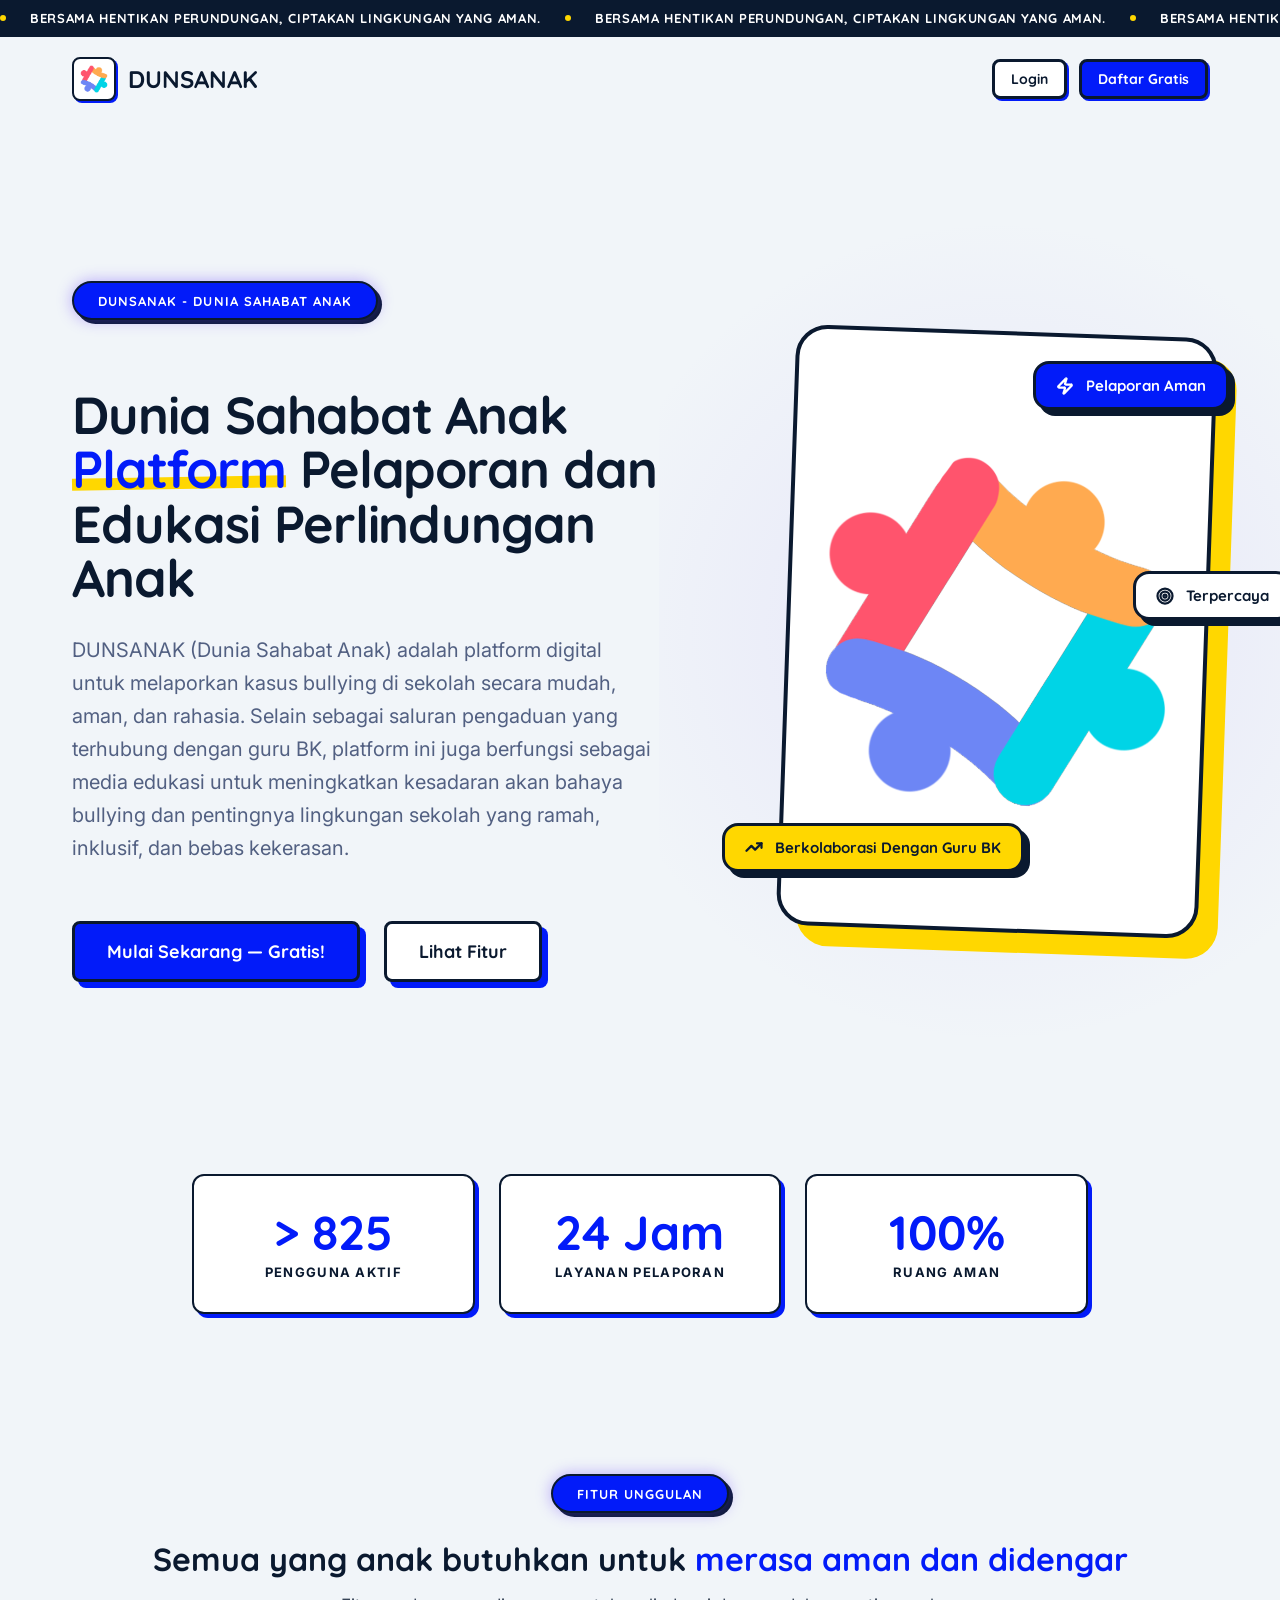
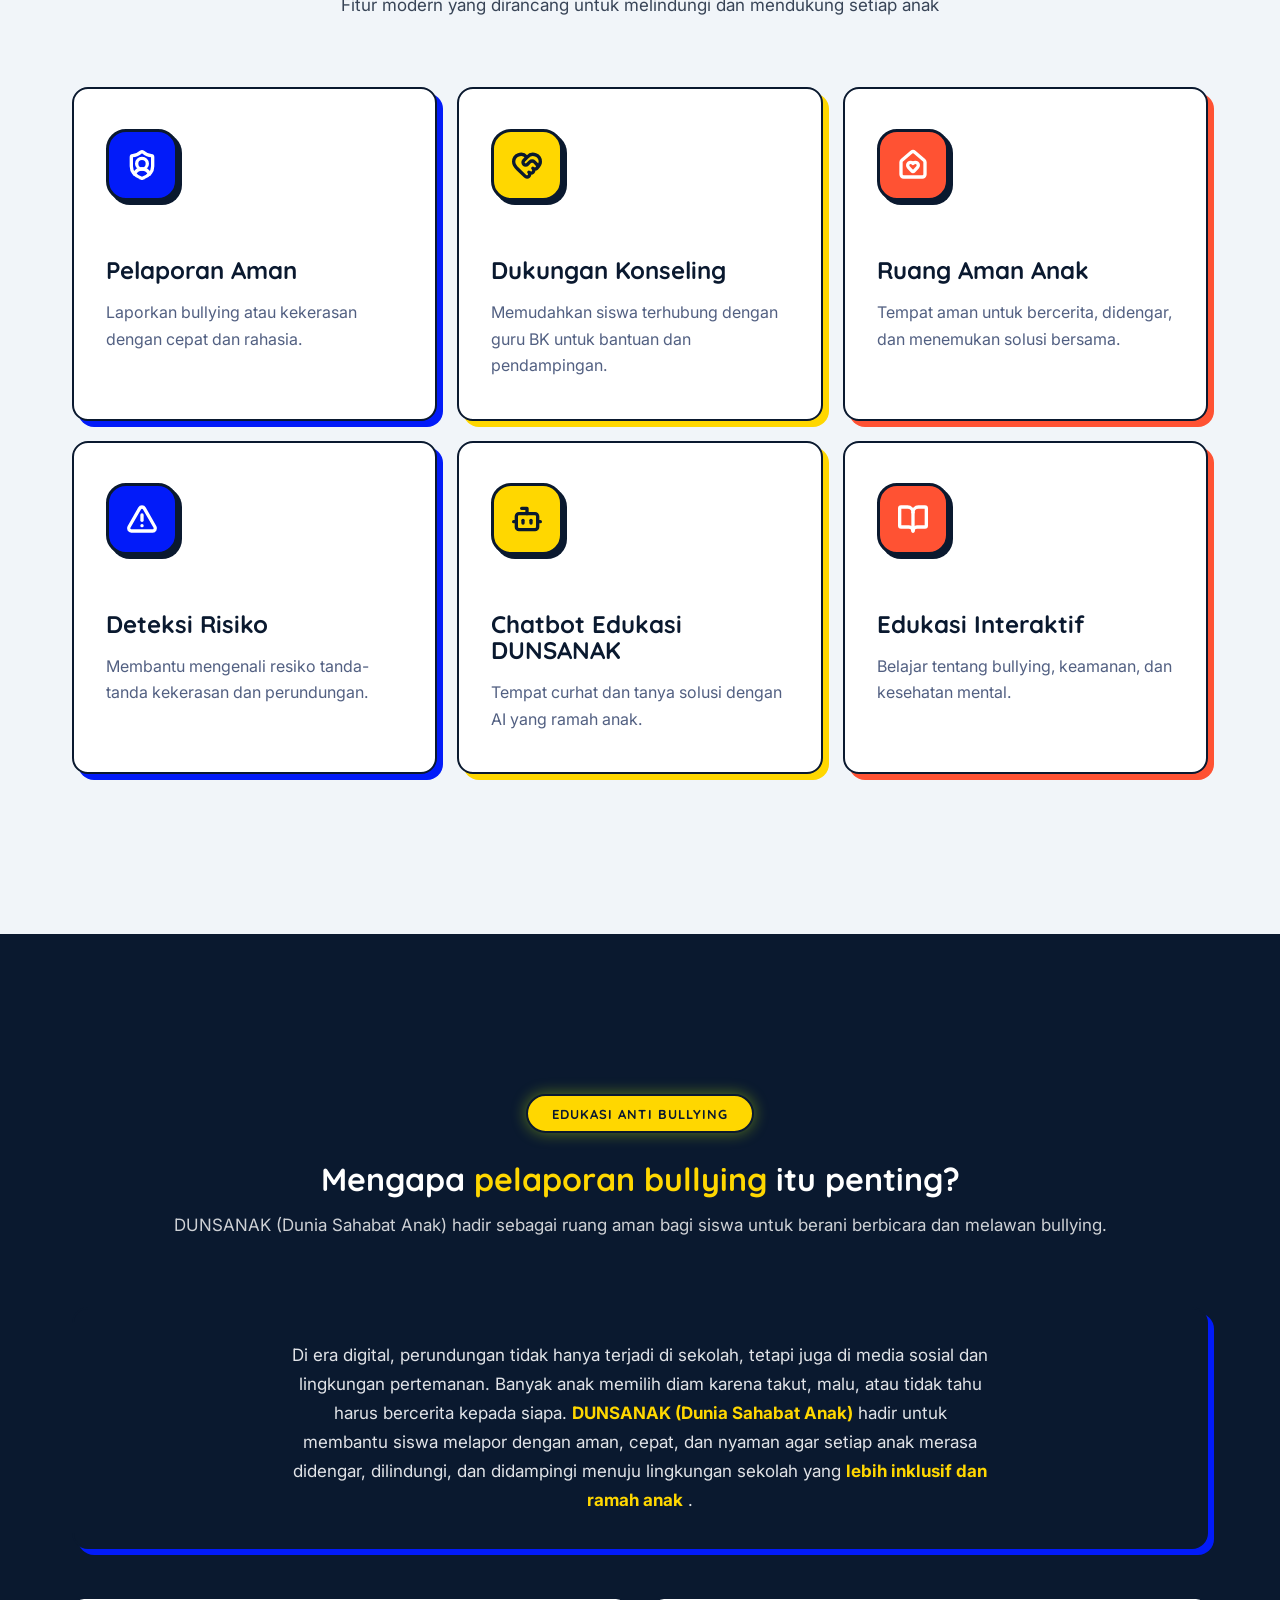
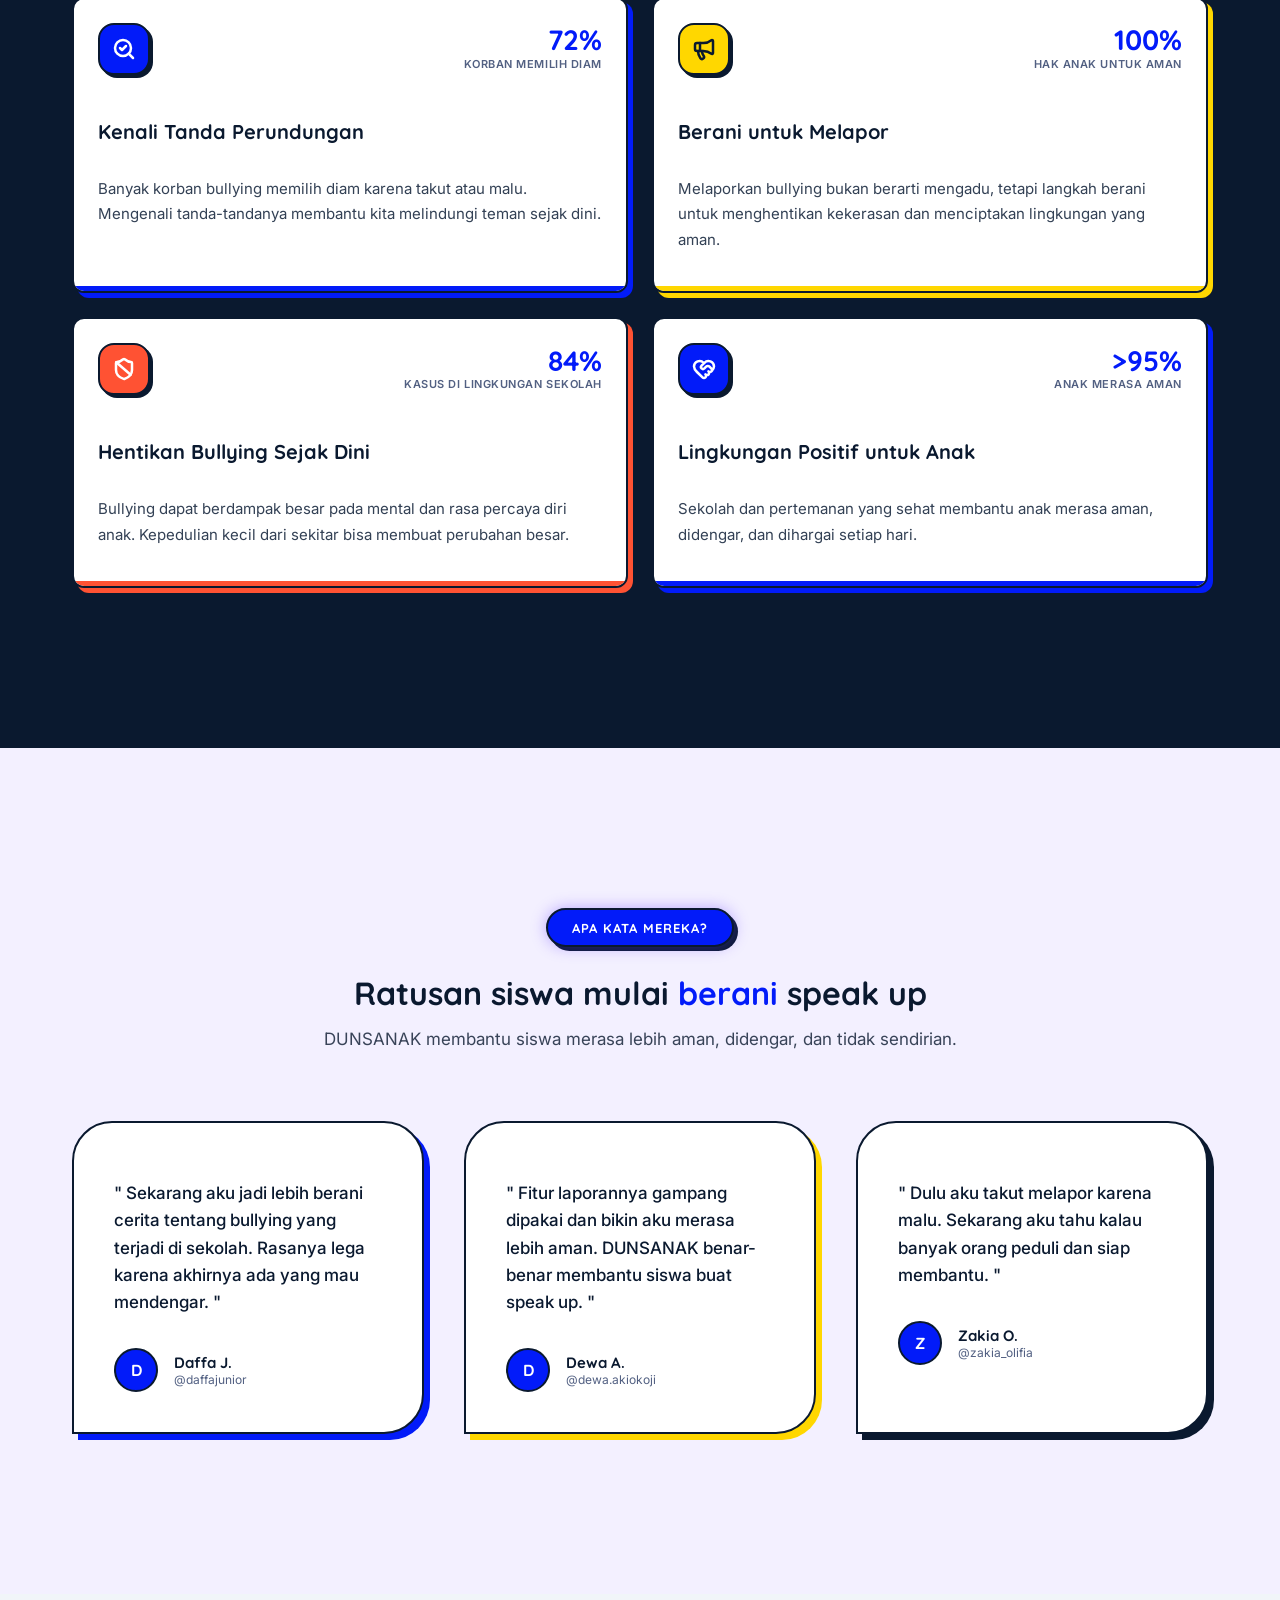
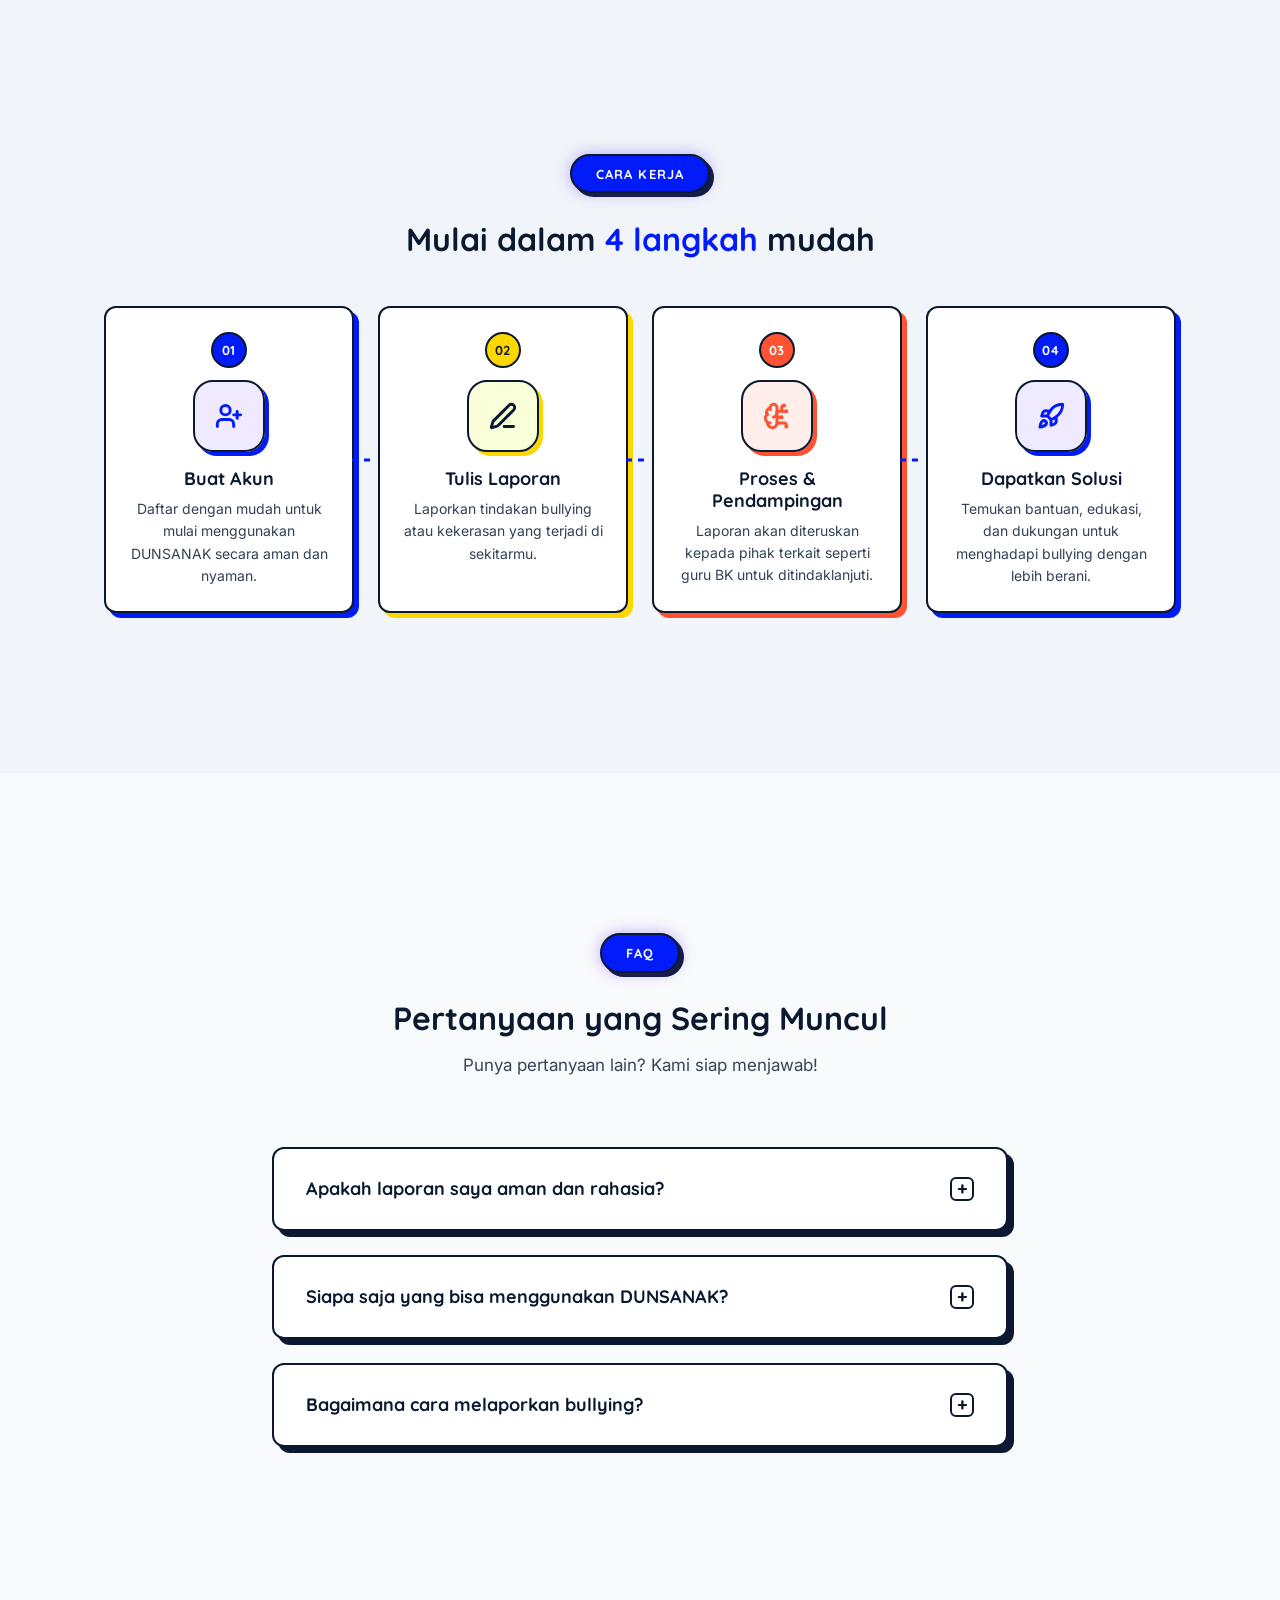
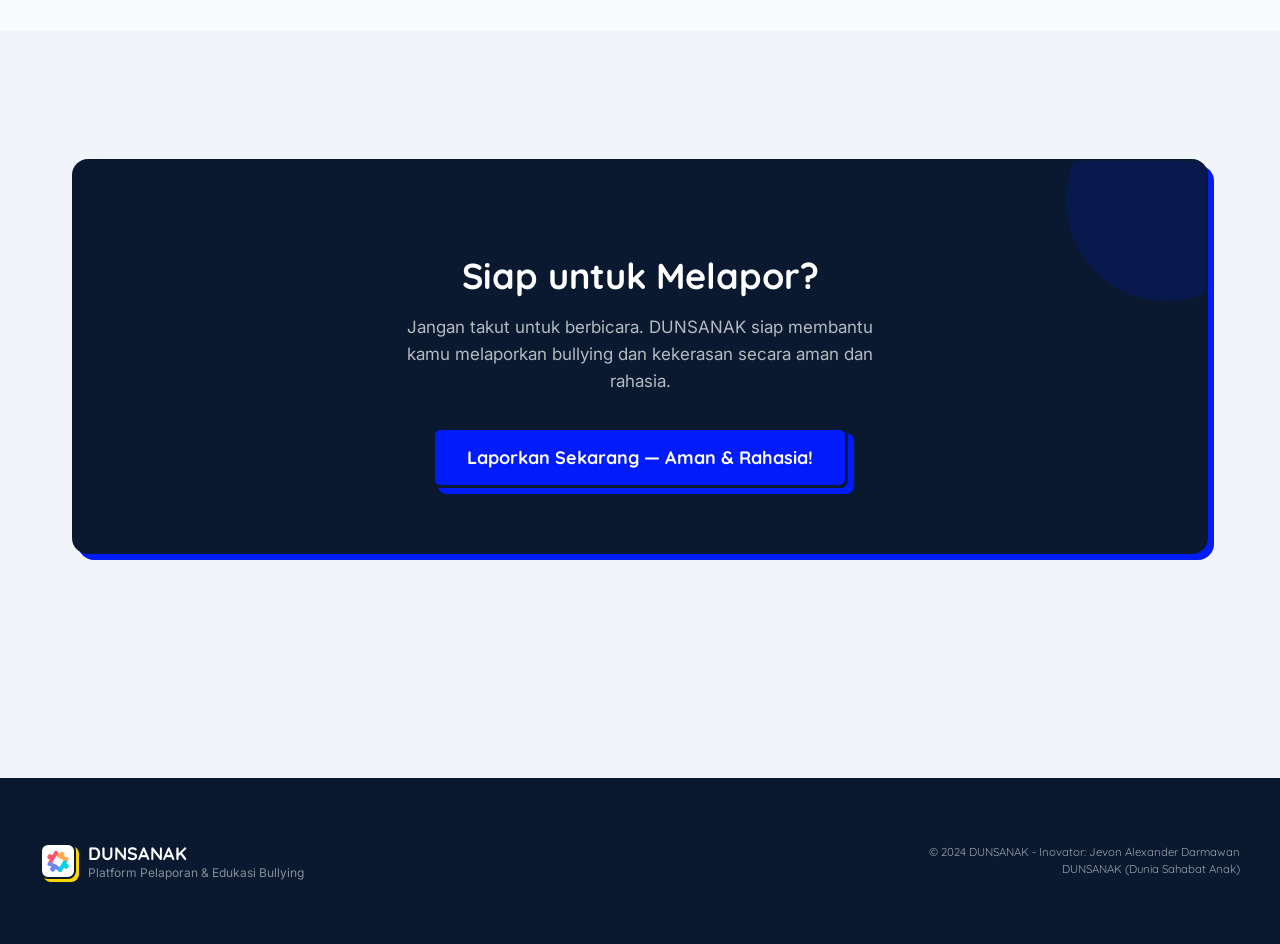
<file: index.html>
<!DOCTYPE html>
<html lang="id">
    <head>
        <meta charSet="utf-8"/>
        <meta name="viewport" content="width=device-width, initial-scale=1"/>
        <link rel="preload" as="image" href="heroo.png"/>
        <link rel="stylesheet" href="css/style.css" data-precedence="next"/>
        <link rel="preload" as="script" fetchPriority="low" href="js/script.js"/>
        <script src="js/script2.js" async=""></script>
        <script src="js/script3.js" async=""></script>
        <script src="js/script4.js" async=""></script>
        <script src="js/script5.js" async=""></script>
        <script src="js/script6.js" async=""></script>
        <script src="js/script7.js" async=""></script>
        <script src="js/script8.js" async=""></script>
        <title>DUNSANAK - Dunia Sahabat Anak</title>
        <meta name="description" content="Ekosistem pencatatan keuangan Gen-Z berbasis AI, gamifikasi, &amp; edukasi adaptif. Cerdas finansial, kontrol impuls, raih masa depan!"/>
        <meta name="keywords" content="keuangan,Gen-Z,AI,gamifikasi,edukasi finansial,CEAMIS"/>
        <link rel="icon" href="/favicon.ico?favicon.0x3dzn~oxb6tn.ico" sizes="256x256" type="image/x-icon"/>
        <script src="/_next/static/chunks/03~yq9q893hmn.js" noModule=""></script>
        <link rel="stylesheet" href="https://unpkg.com/aos@2.3.1/dist/aos.css" />
        <script src="https://unpkg.com/aos@2.3.1/dist/aos.js"></script>
    </head>
    <body>
        <div hidden="">
        <!--$-->
        <!--/$-->
        </div>
        <div class="landing-page">
            <div class="landing-banner">
                <div class="landing-banner__track">
                    <div class="landing-banner__item">
                        <span class="landing-banner__dot"></span>
                        Bersama Hentikan Perundungan, Ciptakan Lingkungan yang Aman.
                    </div>
                    <div class="landing-banner__item">
                        <span class="landing-banner__dot"></span>
                        Bersama Hentikan Perundungan, Ciptakan Lingkungan yang Aman.
                    </div>
                    <div class="landing-banner__item">
                        <span class="landing-banner__dot"></span>
                        Bersama Hentikan Perundungan, Ciptakan Lingkungan yang Aman.
                    </div>
                    <div class="landing-banner__item">
                        <span class="landing-banner__dot"></span>
                        Bersama Hentikan Perundungan, Ciptakan Lingkungan yang Aman.
                    </div>
                    <div class="landing-banner__item">
                        <span class="landing-banner__dot"></span>
                        Bersama Hentikan Perundungan, Ciptakan Lingkungan yang Aman.
                    </div>
                    <div class="landing-banner__item">
                        <span class="landing-banner__dot"></span>
                        Bersama Hentikan Perundungan, Ciptakan Lingkungan yang Aman.
                    </div>
                    <div class="landing-banner__item">
                        <span class="landing-banner__dot"></span>
                        Bersama Hentikan Perundungan, Ciptakan Lingkungan yang Aman.
                    </div>
                    <div class="landing-banner__item">
                        <span class="landing-banner__dot"></span>
                        Bersama Hentikan Perundungan, Ciptakan Lingkungan yang Aman.
                    </div>
                    <div class="landing-banner__item">
                        <span class="landing-banner__dot"></span>
                        Bersama Hentikan Perundungan, Ciptakan Lingkungan yang Aman.
                    </div>
                    <div class="landing-banner__item">
                        <span class="landing-banner__dot"></span>
                        Bersama Hentikan Perundungan, Ciptakan Lingkungan yang Aman.
                    </div>
                </div>
            </div>
            <nav class="landing-nav">
                <div class="landing-nav__brand">
                    <div class="landing-nav__logo">
                        <img style="width: 80%;" src="heroo.png" alt="">
                    </div>
                    <span class="landing-nav__name">DUNSANAK</span>
                </div>
                <div class="landing-nav__links">
                    <a class="btn-brutal btn-brutal--secondary btn-brutal--sm" href="login.html">Login</a>
                    <a class="btn-brutal btn-brutal--primary btn-brutal--sm" href="login.html">Daftar Gratis</a>
                </div>
            </nav>
            <section class="landing-hero ">
                <div class="landing-container landing-hero__wrapper">
                    <div class="landing-hero__content">
                        <div class="badge-brutal badge-brutal--purple" style="margin-bottom:1.5rem;display:inline-flex">DUNSANAK - Dunia Sahabat Anak</div>
                        <h1 class="landing-hero__title">
                            Dunia Sahabat Anak
                            <!-- -->
                            <span class="landing-hero__highlight">Platform</span>
                            <!-- -->
                            Pelaporan dan Edukasi Perlindungan Anak
                        </h1>
                        <p class="landing-hero__subtitle">DUNSANAK (Dunia Sahabat Anak) adalah platform digital untuk melaporkan kasus bullying di sekolah secara mudah, aman, dan rahasia. Selain sebagai saluran pengaduan yang terhubung dengan guru BK, platform ini juga berfungsi sebagai media edukasi untuk meningkatkan kesadaran akan bahaya bullying dan pentingnya lingkungan sekolah yang ramah, inklusif, dan bebas kekerasan.</p>
                        <div class="landing-hero__actions">
                            <a class="btn-brutal btn-brutal--primary btn-brutal--lg" href="login.html">Mulai Sekarang — Gratis!</a>
                            <a class="btn-brutal btn-brutal--secondary btn-brutal--lg" href="#fitur">Lihat Fitur</a>
                        </div>
                    </div>
                    <div class="landing-hero__visual">
                        <div class="landing-hero__blob"></div>
                        <img src="heroo.png" alt="CEAMIS Illustration" class="landing-hero__main-img"/>
                        <div class="landing-hero__float landing-hero__float--1">
                            <svg xmlns="http://www.w3.org/2000/svg" width="18" height="18" viewBox="0 0 24 24" fill="none" stroke="currentColor" stroke-width="3" stroke-linecap="round" stroke-linejoin="round" class="lucide lucide-zap" aria-hidden="true">
                                <path d="M4 14a1 1 0 0 1-.78-1.63l9.9-10.2a.5.5 0 0 1 .86.46l-1.92 6.02A1 1 0 0 0 13 10h7a1 1 0 0 1 .78 1.63l-9.9 10.2a.5.5 0 0 1-.86-.46l1.92-6.02A1 1 0 0 0 11 14z"></path>
                            </svg>
                            Pelaporan Aman
                        </div>
                        <div class="landing-hero__float landing-hero__float--2">
                            <svg xmlns="http://www.w3.org/2000/svg" width="18" height="18" viewBox="0 0 24 24" fill="none" stroke="currentColor" stroke-width="3" stroke-linecap="round" stroke-linejoin="round" class="lucide lucide-trending-up" aria-hidden="true">
                                <path d="M16 7h6v6"></path>
                                <path d="m22 7-8.5 8.5-5-5L2 17"></path>
                            </svg>
                            Berkolaborasi Dengan Guru BK
                        </div>
                        <div class="landing-hero__float landing-hero__float--3">
                            <svg xmlns="http://www.w3.org/2000/svg" width="18" height="18" viewBox="0 0 24 24" fill="none" stroke="currentColor" stroke-width="3" stroke-linecap="round" stroke-linejoin="round" class="lucide lucide-target" aria-hidden="true">
                                <circle cx="12" cy="12" r="10"></circle>
                                <circle cx="12" cy="12" r="6"></circle>
                                <circle cx="12" cy="12" r="2"></circle>
                            </svg>
                            Terpercaya
                        </div>
                    </div>
                </div>
            </section>
            <section class="landing-stats ">
                <div class="landing-stats__item card-brutal">
                    <div class="landing-stats__value">&gt; 825</div>
                    <div class="landing-stats__label">Pengguna Aktif</div>
                </div>
                <div class="landing-stats__item card-brutal">
                    <div class="landing-stats__value">24 Jam</div>
                    <div class="landing-stats__label">Layanan Pelaporan</div>
                </div>
                <div class="landing-stats__item card-brutal">
                    <div class="landing-stats__value">100%</div>
                    <div class="landing-stats__label">Ruang Aman</div>
                </div>
            </section>
            <section id="fitur" class="landing-features ">
                <div class="landing-section-label">
                    <span class="badge-brutal badge-brutal--purple">Fitur Unggulan</span>
                </div>
                <h2 class="landing-section-title">
                    Semua yang anak butuhkan untuk <span style="color:var(--color-primary)">merasa aman dan didengar</span>
                </h2>
                <p class="landing-section-subtitle">Fitur modern yang dirancang untuk melindungi dan mendukung setiap anak</p>
                <div class="landing-features__grid">
                    <div class="landing-feature-card card-brutal landing-feature-card--purple">
                        <div class="landing-feature-card__icon-box">
                            <svg xmlns="http://www.w3.org/2000/svg" width="32" height="32" viewBox="0 0 24 24" fill="none" stroke="currentColor" stroke-width="2.5" stroke-linecap="round" stroke-linejoin="round" class="lucide lucide-shield-user-icon lucide-shield-user"><path d="M20 13c0 5-3.5 7.5-7.66 8.95a1 1 0 0 1-.67-.01C7.5 20.5 4 18 4 13V6a1 1 0 0 1 1-1c2 0 4.5-1.2 6.24-2.72a1.17 1.17 0 0 1 1.52 0C14.51 3.81 17 5 19 5a1 1 0 0 1 1 1z"/><path d="M6.376 18.91a6 6 0 0 1 11.249.003"/><circle cx="12" cy="11" r="4"/></svg>
                        </div>
                        <div class="landing-feature-card__content">
                            <h3 class="landing-feature-card__title" style="color:#0A192F;display:block">Pelaporan Aman</h3>
                            <p class="landing-feature-card__desc">Laporkan bullying atau kekerasan dengan cepat dan rahasia.</p>
                        </div>
                    </div>
                    <div class="landing-feature-card card-brutal landing-feature-card--lime">
                        <div class="landing-feature-card__icon-box">
                            <svg xmlns="http://www.w3.org/2000/svg" width="32" height="32" viewBox="0 0 24 24" fill="none" stroke="currentColor" stroke-width="2.5" stroke-linecap="round" stroke-linejoin="round" class="lucide lucide-heart-handshake-icon lucide-heart-handshake"><path d="M19.414 14.414C21 12.828 22 11.5 22 9.5a5.5 5.5 0 0 0-9.591-3.676.6.6 0 0 1-.818.001A5.5 5.5 0 0 0 2 9.5c0 2.3 1.5 4 3 5.5l5.535 5.362a2 2 0 0 0 2.879.052 2.12 2.12 0 0 0-.004-3 2.124 2.124 0 1 0 3-3 2.124 2.124 0 0 0 3.004 0 2 2 0 0 0 0-2.828l-1.881-1.882a2.41 2.41 0 0 0-3.409 0l-1.71 1.71a2 2 0 0 1-2.828 0 2 2 0 0 1 0-2.828l2.823-2.762"/></svg>
                        </div>
                        <div class="landing-feature-card__content">
                            <h3 class="landing-feature-card__title" style="color:#0A192F;display:block">Dukungan Konseling</h3>
                            <p class="landing-feature-card__desc">Memudahkan siswa terhubung dengan guru BK untuk bantuan dan pendampingan.</p>
                        </div>
                    </div>
                    <div class="landing-feature-card card-brutal landing-feature-card--orange">
                        <div class="landing-feature-card__icon-box">
                            <svg xmlns="http://www.w3.org/2000/svg" width="32" height="32" viewBox="0 0 24 24" fill="none" stroke="currentColor" stroke-width="2.5" stroke-linecap="round" stroke-linejoin="round" class="lucide lucide-house-heart-icon lucide-house-heart"><path d="M8.62 13.8A2.25 2.25 0 1 1 12 10.836a2.25 2.25 0 1 1 3.38 2.966l-2.626 2.856a.998.998 0 0 1-1.507 0z"/><path d="M3 10a2 2 0 0 1 .709-1.528l7-6a2 2 0 0 1 2.582 0l7 6A2 2 0 0 1 21 10v9a2 2 0 0 1-2 2H5a2 2 0 0 1-2-2z"/></svg>
                        </div>
                        <div class="landing-feature-card__content">
                            <h3 class="landing-feature-card__title" style="color:#0A192F;display:block">Ruang Aman Anak</h3>
                            <p class="landing-feature-card__desc">Tempat aman untuk bercerita, didengar, dan menemukan solusi bersama.</p>
                        </div>
                    </div>
                    <div class="landing-feature-card card-brutal landing-feature-card--purple">
                        <div class="landing-feature-card__icon-box">
                            <svg xmlns="http://www.w3.org/2000/svg" width="32" height="32" viewBox="0 0 24 24" fill="none" stroke="currentColor" stroke-width="2.5" stroke-linecap="round" stroke-linejoin="round" class="lucide lucide-triangle-alert-icon lucide-triangle-alert"><path d="m21.73 18-8-14a2 2 0 0 0-3.48 0l-8 14A2 2 0 0 0 4 21h16a2 2 0 0 0 1.73-3"/><path d="M12 9v4"/><path d="M12 17h.01"/></svg>
                        </div>
                        <div class="landing-feature-card__content">
                            <h3 class="landing-feature-card__title" style="color:#0A192F;display:block">Deteksi Risiko</h3>
                            <p class="landing-feature-card__desc">Membantu mengenali resiko tanda-tanda kekerasan dan perundungan.</p>
                        </div>
                    </div>
                    <div class="landing-feature-card card-brutal landing-feature-card--lime">
                        <div class="landing-feature-card__icon-box">
                            <svg xmlns="http://www.w3.org/2000/svg" width="32" height="32" viewBox="0 0 24 24" fill="none" stroke="currentColor" stroke-width="2.5" stroke-linecap="round" stroke-linejoin="round" class="lucide lucide-bot" aria-hidden="true">
                                <path d="M12 8V4H8"></path>
                                <rect width="16" height="12" x="4" y="8" rx="2"></rect>
                                <path d="M2 14h2"></path>
                                <path d="M20 14h2"></path>
                                <path d="M15 13v2"></path>
                                <path d="M9 13v2"></path>
                            </svg>
                        </div>
                        <div class="landing-feature-card__content">
                            <h3 class="landing-feature-card__title" style="color:#0A192F;display:block">Chatbot Edukasi DUNSANAK</h3>
                            <p class="landing-feature-card__desc">Tempat curhat dan tanya solusi dengan AI yang ramah anak.</p>
                        </div>
                    </div>
                    <div class="landing-feature-card card-brutal landing-feature-card--orange">
                        <div class="landing-feature-card__icon-box">
                            <svg xmlns="http://www.w3.org/2000/svg" width="32" height="32" viewBox="0 0 24 24" fill="none" stroke="currentColor" stroke-width="2.5" stroke-linecap="round" stroke-linejoin="round" class="lucide lucide-book-open" aria-hidden="true">
                                <path d="M12 7v14"></path>
                                <path d="M3 18a1 1 0 0 1-1-1V4a1 1 0 0 1 1-1h5a4 4 0 0 1 4 4 4 4 0 0 1 4-4h5a1 1 0 0 1 1 1v13a1 1 0 0 1-1 1h-6a3 3 0 0 0-3 3 3 3 0 0 0-3-3z"></path>
                            </svg>
                        </div>
                        <div class="landing-feature-card__content">
                            <h3 class="landing-feature-card__title" style="color:#0A192F;display:block">Edukasi Interaktif</h3>
                            <p class="landing-feature-card__desc">Belajar tentang bullying, keamanan, dan kesehatan mental.</p>
                        </div>
                    </div>
                </div>
            </section>
            <section class="landing-edukasi ">
                <div class="landing-container">
                    <div class="landing-section-label">
                        <span class="badge-brutal badge-brutal--lime">Edukasi Anti Bullying</span>
                    </div>
                    <h2 class="landing-section-title">
                        Mengapa <span style="color:var(--color-lime)">pelaporan bullying</span>
                        itu penting?
                    </h2>
                    <p class="landing-section-subtitle">DUNSANAK (Dunia Sahabat Anak) hadir sebagai ruang aman bagi siswa untuk berani berbicara dan melawan bullying.</p>
                    <div class="landing-edukasi__intro card-brutal">
                        <p>
                            Di era digital, perundungan tidak hanya terjadi di sekolah, tetapi juga di media sosial dan lingkungan pertemanan. Banyak anak memilih diam karena takut, malu, atau tidak tahu harus bercerita kepada siapa. <strong>DUNSANAK (Dunia Sahabat Anak)</strong>
                            hadir untuk membantu siswa melapor dengan aman, cepat, dan nyaman agar setiap anak merasa didengar, dilindungi, dan didampingi menuju lingkungan sekolah yang <strong>lebih inklusif dan ramah anak</strong>
                            .
                        </p>
                    </div>
                    <div class="landing-edukasi__grid">
                        <div class="landing-edukasi__card card-brutal landing-edukasi__card--purple">
                            <div class="landing-edukasi__card-header">
                                <div class="landing-edukasi__icon-box landing-edukasi__icon-box--purple">
                                    <svg xmlns="http://www.w3.org/2000/svg" width="24" height="24" viewBox="0 0 24 24" fill="none" stroke="currentColor" stroke-width="2.5" stroke-linecap="round" stroke-linejoin="round" class="lucide lucide-search-check-icon lucide-search-check"><path d="m8 11 2 2 4-4"/><circle cx="11" cy="11" r="8"/><path d="m21 21-4.3-4.3"/></svg>
                                        <path d="M2.062 12.348a1 1 0 0 1 0-.696 10.75 10.75 0 0 1 19.876 0 1 1 0 0 1 0 .696 10.75 10.75 0 0 1-19.876 0"></path>
                                        <circle cx="12" cy="12" r="3"></circle>
                                    </svg>
                                </div>
                                <div class="landing-edukasi__stat-badge">
                                    <span class="landing-edukasi__stat-value">72%</span>
                                    <span class="landing-edukasi__stat-label">Korban Memilih Diam</span>
                                </div>
                            </div>
                            <h3 class="landing-edukasi__card-title">Kenali Tanda Perundungan</h3>
                            <p class="landing-edukasi__card-desc">Banyak korban bullying memilih diam karena takut atau malu. Mengenali tanda-tandanya membantu kita melindungi teman sejak dini.</p>
                        </div>
                        <div class="landing-edukasi__card card-brutal landing-edukasi__card--lime">
                            <div class="landing-edukasi__card-header">
                                <div class="landing-edukasi__icon-box landing-edukasi__icon-box--lime">
                                    <svg xmlns="http://www.w3.org/2000/svg" width="24" height="24" viewBox="0 0 24 24" fill="none" stroke="currentColor" stroke-width="2.5" stroke-linecap="round" stroke-linejoin="round" class="lucide lucide-megaphone-icon lucide-megaphone"><path d="M11 6a13 13 0 0 0 8.4-2.8A1 1 0 0 1 21 4v12a1 1 0 0 1-1.6.8A13 13 0 0 0 11 14H5a2 2 0 0 1-2-2V8a2 2 0 0 1 2-2z"/><path d="M6 14a12 12 0 0 0 2.4 7.2 2 2 0 0 0 3.2-2.4A8 8 0 0 1 10 14"/><path d="M8 6v8"/></svg>
                                        <path d="M11 17h3v2a1 1 0 0 0 1 1h2a1 1 0 0 0 1-1v-3a3.16 3.16 0 0 0 2-2h1a1 1 0 0 0 1-1v-2a1 1 0 0 0-1-1h-1a5 5 0 0 0-2-4V3a4 4 0 0 0-3.2 1.6l-.3.4H11a6 6 0 0 0-6 6v1a5 5 0 0 0 2 4v3a1 1 0 0 0 1 1h2a1 1 0 0 0 1-1z"></path>
                                        <path d="M16 10h.01"></path>
                                        <path d="M2 8v1a2 2 0 0 0 2 2h1"></path>
                                    </svg>
                                </div>
                                <div class="landing-edukasi__stat-badge">
                                    <span class="landing-edukasi__stat-value">100%</span>
                                    <span class="landing-edukasi__stat-label">Hak Anak Untuk Aman</span>
                                </div>
                            </div>
                            <h3 class="landing-edukasi__card-title">Berani untuk Melapor</h3>
                            <p class="landing-edukasi__card-desc">Melaporkan bullying bukan berarti mengadu, tetapi langkah berani untuk menghentikan kekerasan dan menciptakan lingkungan yang aman.</p>
                        </div>
                        <div class="landing-edukasi__card card-brutal landing-edukasi__card--orange">
                            <div class="landing-edukasi__card-header">
                                <div class="landing-edukasi__icon-box landing-edukasi__icon-box--orange">
                                    <svg xmlns="http://www.w3.org/2000/svg" width="24" height="24" viewBox="0 0 24 24" fill="none" stroke="currentColor" stroke-width="2.5" stroke-linecap="round" stroke-linejoin="round" class="lucide lucide-shield-ban-icon lucide-shield-ban"><path d="M20 13c0 5-3.5 7.5-7.66 8.95a1 1 0 0 1-.67-.01C7.5 20.5 4 18 4 13V6a1 1 0 0 1 1-1c2 0 4.5-1.2 6.24-2.72a1.17 1.17 0 0 1 1.52 0C14.51 3.81 17 5 19 5a1 1 0 0 1 1 1z"/><path d="m4.243 5.21 14.39 12.472"/></svg>
                                        <path d="M20 13c0 5-3.5 7.5-7.66 8.95a1 1 0 0 1-.67-.01C7.5 20.5 4 18 4 13V6a1 1 0 0 1 1-1c2 0 4.5-1.2 6.24-2.72a1.17 1.17 0 0 1 1.52 0C14.51 3.81 17 5 19 5a1 1 0 0 1 1 1z"></path>
                                        <path d="M12 8v4"></path>
                                        <path d="M12 16h.01"></path>
                                    </svg>
                                </div>
                                <div class="landing-edukasi__stat-badge">
                                    <span class="landing-edukasi__stat-value">84%</span>
                                    <span class="landing-edukasi__stat-label">Kasus di Lingkungan Sekolah</span>
                                </div>
                            </div>
                            <h3 class="landing-edukasi__card-title">Hentikan Bullying Sejak Dini</h3>
                            <p class="landing-edukasi__card-desc">Bullying dapat berdampak besar pada mental dan rasa percaya diri anak. Kepedulian kecil dari sekitar bisa membuat perubahan besar.</p>
                        </div>
                        <div class="landing-edukasi__card card-brutal landing-edukasi__card--purple">
                            <div class="landing-edukasi__card-header">
                                <div class="landing-edukasi__icon-box landing-edukasi__icon-box--purple">
                                    <svg xmlns="http://www.w3.org/2000/svg" width="24" height="24" viewBox="0 0 24 24" fill="none" stroke="currentColor" stroke-width="2.5" stroke-linecap="round" stroke-linejoin="round" class="lucide lucide-heart-handshake-icon lucide-heart-handshake"><path d="M19.414 14.414C21 12.828 22 11.5 22 9.5a5.5 5.5 0 0 0-9.591-3.676.6.6 0 0 1-.818.001A5.5 5.5 0 0 0 2 9.5c0 2.3 1.5 4 3 5.5l5.535 5.362a2 2 0 0 0 2.879.052 2.12 2.12 0 0 0-.004-3 2.124 2.124 0 1 0 3-3 2.124 2.124 0 0 0 3.004 0 2 2 0 0 0 0-2.828l-1.881-1.882a2.41 2.41 0 0 0-3.409 0l-1.71 1.71a2 2 0 0 1-2.828 0 2 2 0 0 1 0-2.828l2.823-2.762"/></svg>
                                        <path d="M21.42 10.922a1 1 0 0 0-.019-1.838L12.83 5.18a2 2 0 0 0-1.66 0L2.6 9.08a1 1 0 0 0 0 1.832l8.57 3.908a2 2 0 0 0 1.66 0z"></path>
                                        <path d="M22 10v6"></path>
                                        <path d="M6 12.5V16a6 3 0 0 0 12 0v-3.5"></path>
                                    </svg>
                                </div>
                                <div class="landing-edukasi__stat-badge">
                                    <span class="landing-edukasi__stat-value">&gt;95%</span>
                                    <span class="landing-edukasi__stat-label">Anak Merasa Aman</span>
                                </div>
                            </div>
                            <h3 class="landing-edukasi__card-title">Lingkungan Positif untuk Anak</h3>
                            <p class="landing-edukasi__card-desc">Sekolah dan pertemanan yang sehat membantu anak merasa aman, didengar, dan dihargai setiap hari.</p>
                        </div>
                    </div>
                </div>
            </section>
            <section class="landing-testimonials ">
                <div class="landing-container">
                    <div class="landing-section-label">
                        <span class="badge-brutal badge-brutal--purple">Apa Kata Mereka?</span>
                    </div>
                    <h2 class="landing-section-title" style="color:var(--color-navy)">
                        Ratusan siswa mulai <span style="color:var(--color-primary)">berani</span>
                        speak up
                    </h2>
                    <p class="landing-section-subtitle" style="color:var(--color-navy)">DUNSANAK membantu siswa merasa lebih aman, didengar, dan tidak sendirian.</p>
                    <div class="landing-testimonials__grid">
                        <div class="testimonial-bubble testimonial-bubble--purple">
                            <p class="testimonial-bubble__text">&quot;
                            <!-- -->
                            Sekarang aku jadi lebih berani cerita tentang bullying yang terjadi di sekolah. Rasanya lega karena akhirnya ada yang mau mendengar.
                            <!-- -->
                            &quot;</p>
                            <div class="testimonial-bubble__user">
                                <div class="testimonial-bubble__avatar">D</div>
                                <div class="testimonial-bubble__info">
                                    <span class="testimonial-bubble__name">Daffa J.</span>
                                    <span class="testimonial-bubble__handle">@daffajunior</span>
                                </div>
                            </div>
                        </div>
                        <div class="testimonial-bubble testimonial-bubble--lime">
                            <p class="testimonial-bubble__text">&quot;
                            <!-- -->
                            Fitur laporannya gampang dipakai dan bikin aku merasa lebih aman. DUNSANAK benar-benar membantu siswa buat speak up.
                            <!-- -->
                            &quot;</p>
                            <div class="testimonial-bubble__user">
                                <div class="testimonial-bubble__avatar">D</div>
                                <div class="testimonial-bubble__info">
                                    <span class="testimonial-bubble__name">Dewa A.</span>
                                    <span class="testimonial-bubble__handle">@dewa.akiokoji</span>
                                </div>
                            </div>
                        </div>
                        <div class="testimonial-bubble testimonial-bubble--navy">
                            <p class="testimonial-bubble__text">&quot;
                            <!-- -->
                            Dulu aku takut melapor karena malu. Sekarang aku tahu kalau banyak orang peduli dan siap membantu.
                            <!-- -->
                            &quot;</p>
                            <div class="testimonial-bubble__user">
                                <div class="testimonial-bubble__avatar">Z</div>
                                <div class="testimonial-bubble__info">
                                    <span class="testimonial-bubble__name">Zakia O.</span>
                                    <span class="testimonial-bubble__handle">@zakia_olifia</span>
                                </div>
                            </div>
                        </div>
                    </div>
                </div>
            </section>
            <section class="landing-steps ">
                <div class="landing-section-label">
                    <span class="badge-brutal badge-brutal--purple">Cara Kerja</span>
                </div>
                <h2 class="landing-section-title">
                    Mulai dalam <span style="color:var(--color-primary)">4 langkah</span>
                    mudah
                </h2>
                <div class="landing-steps__grid">
                    <div class="landing-step-card card-brutal landing-step-card--purple">
                        <div class="landing-step-card__connector"></div>
                        <div class="landing-step-card__num-badge landing-step-card__num-badge--purple">01</div>
                        <div class="landing-step-card__icon-circle landing-step-card__icon-circle--purple">
                            <svg xmlns="http://www.w3.org/2000/svg" width="28" height="28" viewBox="0 0 24 24" fill="none" stroke="currentColor" stroke-width="2.5" stroke-linecap="round" stroke-linejoin="round" class="lucide lucide-user-plus" aria-hidden="true">
                                <path d="M16 21v-2a4 4 0 0 0-4-4H6a4 4 0 0 0-4 4v2"></path>
                                <circle cx="9" cy="7" r="4"></circle>
                                <line x1="19" x2="19" y1="8" y2="14"></line>
                                <line x1="22" x2="16" y1="11" y2="11"></line>
                            </svg>
                        </div>
                        <h3 class="landing-step-card__title">Buat Akun</h3>
                        <p class="landing-step-card__desc">Daftar dengan mudah untuk mulai menggunakan DUNSANAK secara aman dan nyaman.</p>
                    </div>
                    <div class="landing-step-card card-brutal landing-step-card--lime">
                        <div class="landing-step-card__connector"></div>
                        <div class="landing-step-card__num-badge landing-step-card__num-badge--lime">02</div>
                        <div class="landing-step-card__icon-circle landing-step-card__icon-circle--lime">
                            <svg xmlns="http://www.w3.org/2000/svg" width="28" height="28" viewBox="0 0 24 24" fill="none" stroke="currentColor" stroke-width="2.5" stroke-linecap="round" stroke-linejoin="round" class="lucide lucide-pen-line" aria-hidden="true">
                                <path d="M13 21h8"></path>
                                <path d="M21.174 6.812a1 1 0 0 0-3.986-3.987L3.842 16.174a2 2 0 0 0-.5.83l-1.321 4.352a.5.5 0 0 0 .623.622l4.353-1.32a2 2 0 0 0 .83-.497z"></path>
                            </svg>
                        </div>
                        <h3 class="landing-step-card__title">Tulis Laporan</h3>
                        <p class="landing-step-card__desc">Laporkan tindakan bullying atau kekerasan yang terjadi di sekitarmu.</p>
                    </div>
                    <div class="landing-step-card card-brutal landing-step-card--orange">
                        <div class="landing-step-card__connector"></div>
                        <div class="landing-step-card__num-badge landing-step-card__num-badge--orange">03</div>
                        <div class="landing-step-card__icon-circle landing-step-card__icon-circle--orange">
                            <svg xmlns="http://www.w3.org/2000/svg" width="28" height="28" viewBox="0 0 24 24" fill="none" stroke="currentColor" stroke-width="2.5" stroke-linecap="round" stroke-linejoin="round" class="lucide lucide-brain-circuit" aria-hidden="true">
                                <path d="M12 5a3 3 0 1 0-5.997.125 4 4 0 0 0-2.526 5.77 4 4 0 0 0 .556 6.588A4 4 0 1 0 12 18Z"></path>
                                <path d="M9 13a4.5 4.5 0 0 0 3-4"></path>
                                <path d="M6.003 5.125A3 3 0 0 0 6.401 6.5"></path>
                                <path d="M3.477 10.896a4 4 0 0 1 .585-.396"></path>
                                <path d="M6 18a4 4 0 0 1-1.967-.516"></path>
                                <path d="M12 13h4"></path>
                                <path d="M12 18h6a2 2 0 0 1 2 2v1"></path>
                                <path d="M12 8h8"></path>
                                <path d="M16 8V5a2 2 0 0 1 2-2"></path>
                                <circle cx="16" cy="13" r=".5"></circle>
                                <circle cx="18" cy="3" r=".5"></circle>
                                <circle cx="20" cy="21" r=".5"></circle>
                                <circle cx="20" cy="8" r=".5"></circle>
                            </svg>
                        </div>
                        <h3 class="landing-step-card__title">Proses & Pendampingan</h3>
                        <p class="landing-step-card__desc">Laporan akan diteruskan kepada pihak terkait seperti guru BK untuk ditindaklanjuti.</p>
                    </div>
                    <div class="landing-step-card card-brutal landing-step-card--purple">
                        <div class="landing-step-card__num-badge landing-step-card__num-badge--purple">04</div>
                        <div class="landing-step-card__icon-circle landing-step-card__icon-circle--purple">
                            <svg xmlns="http://www.w3.org/2000/svg" width="28" height="28" viewBox="0 0 24 24" fill="none" stroke="currentColor" stroke-width="2.5" stroke-linecap="round" stroke-linejoin="round" class="lucide lucide-rocket" aria-hidden="true">
                                <path d="M12 15v5s3.03-.55 4-2c1.08-1.62 0-5 0-5"></path>
                                <path d="M4.5 16.5c-1.5 1.26-2 5-2 5s3.74-.5 5-2c.71-.84.7-2.13-.09-2.91a2.18 2.18 0 0 0-2.91-.09"></path>
                                <path d="M9 12a22 22 0 0 1 2-3.95A12.88 12.88 0 0 1 22 2c0 2.72-.78 7.5-6 11a22.4 22.4 0 0 1-4 2z"></path>
                                <path d="M9 12H4s.55-3.03 2-4c1.62-1.08 5 .05 5 .05"></path>
                            </svg>
                        </div>
                        <h3 class="landing-step-card__title">Dapatkan Solusi</h3>
                        <p class="landing-step-card__desc">Temukan bantuan, edukasi, dan dukungan untuk menghadapi bullying dengan lebih berani.</p>
                    </div>
                </div>
            </section>
            <section class="landing-faq ">
                <div class="landing-container landing-container--narrow">
                    <div class="landing-section-label">
                        <span class="badge-brutal badge-brutal--purple">FAQ</span>
                    </div>
                    <h2 class="landing-section-title" style="color:var(--color-navy)">Pertanyaan yang Sering Muncul</h2>
                    <p class="landing-section-subtitle" style="color:var(--color-navy)">Punya pertanyaan lain? Kami siap menjawab!</p>
                    <div class="landing-faq__list">
                        <div class="faq-item">
                            <div class="faq-item__question">
                                Apakah laporan saya aman dan rahasia?<div class="faq-item__icon">+</div>
                            </div>
                            <div class="faq-item__answer">
                                <div class="faq-item__answer-text">Ya. DUNSANAK menjaga privasi pengguna dan laporan hanya diteruskan kepada pihak terkait seperti guru BK atau pendamping terpercaya.</div>
                            </div>
                        </div>
                        <div class="faq-item ">
                            <div class="faq-item__question">
                                Siapa saja yang bisa menggunakan DUNSANAK?<div class="faq-item__icon">+</div>
                            </div>
                            <div class="faq-item__answer">
                                <div class="faq-item__answer-text">DUNSANAK dapat digunakan oleh siswa, guru, maupun orang tua untuk membantu menciptakan lingkungan yang aman dan bebas bullying.</div>
                            </div>
                        </div>
                        <div class="faq-item ">
                            <div class="faq-item__question">
                                Bagaimana cara melaporkan bullying?<div class="faq-item__icon">+</div>
                            </div>
                            <div class="faq-item__answer">
                                <div class="faq-item__answer-text">Kamu hanya perlu membuat laporan melalui platform DUNSANAK, lalu laporan akan diproses dan ditindaklanjuti oleh pihak terkait.</div>
                            </div>
                        </div>
                    </div>
                </div>
            </section>
            <section class="landing-cta ">
                <div class="landing-cta__card">
                    <div class="landing-cta__decoration"></div>
                    <h2 class="landing-cta__title">Siap untuk Melapor?</h2>
                    <p class="landing-cta__desc">Jangan takut untuk berbicara. DUNSANAK siap membantu kamu melaporkan bullying dan kekerasan secara aman dan rahasia.</p>
                    <a class="btn-brutal btn-brutal--primary btn-brutal--lg" href="login.html">Laporkan Sekarang — Aman & Rahasia!</a>
                </div>
            </section>
            <footer class="landing-footer">
                <div class="landing-footer__inner">
                    <div class="landing-footer__brand">
                        <div class="landing-nav__logo" style="width:36px;height:36px;font-size:1rem;box-shadow:3px 3px 0px var(--color-lime)">
                            <img style="width: 80%;" src="heroo.png" alt="">
                        </div>
                        <div>
                            <div style="font-family:var(--font-heading);font-weight:700;font-size:1.125rem;color:var(--color-white)">DUNSANAK</div>
                            <div style="font-size:0.75rem;color:rgba(255, 255, 255, 0.5)">Platform Pelaporan &amp; Edukasi Bullying</div>
                        </div>
                    </div>
                    <div class="landing-footer__copy">
                        <p>© 2024 DUNSANAK - Inovator: Jevon Alexander Darmawan</p>
                        <p>DUNSANAK (Dunia Sahabat Anak)</p>
                    </div>
                </div>
            </footer>
        </div>
        <!--$-->
        <!--/$-->
        <script src="js/script.js" id="_R_" async=""></script>
        <script>
            (self.__next_f = self.__next_f || []).push([0])
        </script>
        <script>
            self.__next_f.push([1, "1:\"$Sreact.fragment\"\n2:I[32035,[\"/_next/static/chunks/08yb0vyff6txf.js\",\"/_next/static/chunks/0nz2qlxv3r.27.js\"],\"default\"]\n3:I[91168,[\"/_next/static/chunks/08yb0vyff6txf.js\",\"/_next/static/chunks/0nz2qlxv3r.27.js\"],\"default\"]\n4:I[73440,[\"/_next/static/chunks/08yb0vyff6txf.js\",\"/_next/static/chunks/0nz2qlxv3r.27.js\"],\"ClientPageRoot\"]\n5:I[50912,[\"/_next/static/chunks/08yb0vyff6txf.js\",\"/_next/static/chunks/0nz2qlxv3r.27.js\",\"/_next/static/chunks/16c3vs_ezbijk.js\"],\"default\"]\n8:I[64381,[\"/_next/static/chunks/08yb0vyff6txf.js\",\"/_next/static/chunks/0nz2qlxv3r.27.js\"],\"OutletBoundary\"]\n9:\"$Sreact.suspense\"\nb:I[64381,[\"/_next/static/chunks/08yb0vyff6txf.js\",\"/_next/static/chunks/0nz2qlxv3r.27.js\"],\"ViewportBoundary\"]\nd:I[64381,[\"/_next/static/chunks/08yb0vyff6txf.js\",\"/_next/static/chunks/0nz2qlxv3r.27.js\"],\"MetadataBoundary\"]\nf:I[75115,[\"/_next/static/chunks/08yb0vyff6txf.js\",\"/_next/static/chunks/0nz2qlxv3r.27.js\"],\"default\",1]\n:HL[\"/_next/static/chunks/10.ag3nxc-wu~.css\",\"style\"]\n"])
        </script>
        <script>
            self.__next_f.push([1, "0:{\"P\":null,\"c\":[\"\",\"\"],\"q\":\"\",\"i\":false,\"f\":[[[\"\",{\"children\":[\"__PAGE__\",{}]},\"$undefined\",\"$undefined\",16],[[\"$\",\"$1\",\"c\",{\"children\":[[[\"$\",\"link\",\"0\",{\"rel\":\"stylesheet\",\"href\":\"/_next/static/chunks/10.ag3nxc-wu~.css\",\"precedence\":\"next\",\"crossOrigin\":\"$undefined\",\"nonce\":\"$undefined\"}],[\"$\",\"script\",\"script-0\",{\"src\":\"/_next/static/chunks/08yb0vyff6txf.js\",\"async\":true,\"nonce\":\"$undefined\"}],[\"$\",\"script\",\"script-1\",{\"src\":\"/_next/static/chunks/0nz2qlxv3r.27.js\",\"async\":true,\"nonce\":\"$undefined\"}]],[\"$\",\"html\",null,{\"lang\":\"id\",\"children\":[\"$\",\"body\",null,{\"children\":[\"$\",\"$L2\",null,{\"parallelRouterKey\":\"children\",\"error\":\"$undefined\",\"errorStyles\":\"$undefined\",\"errorScripts\":\"$undefined\",\"template\":[\"$\",\"$L3\",null,{}],\"templateStyles\":\"$undefined\",\"templateScripts\":\"$undefined\",\"notFound\":[[[\"$\",\"title\",null,{\"children\":\"404: This page could not be found.\"}],[\"$\",\"div\",null,{\"style\":{\"fontFamily\":\"system-ui,\\\"Segoe UI\\\",Roboto,Helvetica,Arial,sans-serif,\\\"Apple Color Emoji\\\",\\\"Segoe UI Emoji\\\"\",\"height\":\"100vh\",\"textAlign\":\"center\",\"display\":\"flex\",\"flexDirection\":\"column\",\"alignItems\":\"center\",\"justifyContent\":\"center\"},\"children\":[\"$\",\"div\",null,{\"children\":[[\"$\",\"style\",null,{\"dangerouslySetInnerHTML\":{\"__html\":\"body{color:#000;background:#fff;margin:0}.next-error-h1{border-right:1px solid rgba(0,0,0,.3)}@media (prefers-color-scheme:dark){body{color:#fff;background:#000}.next-error-h1{border-right:1px solid rgba(255,255,255,.3)}}\"}}],[\"$\",\"h1\",null,{\"className\":\"next-error-h1\",\"style\":{\"display\":\"inline-block\",\"margin\":\"0 20px 0 0\",\"padding\":\"0 23px 0 0\",\"fontSize\":24,\"fontWeight\":500,\"verticalAlign\":\"top\",\"lineHeight\":\"49px\"},\"children\":404}],[\"$\",\"div\",null,{\"style\":{\"display\":\"inline-block\"},\"children\":[\"$\",\"h2\",null,{\"style\":{\"fontSize\":14,\"fontWeight\":400,\"lineHeight\":\"49px\",\"margin\":0},\"children\":\"This page could not be found.\"}]}]]}]}]],[]],\"forbidden\":\"$undefined\",\"unauthorized\":\"$undefined\"}]}]}]]}],{\"children\":[[\"$\",\"$1\",\"c\",{\"children\":[[\"$\",\"$L4\",null,{\"Component\":\"$5\",\"serverProvidedParams\":{\"searchParams\":{},\"params\":{},\"promises\":[\"$@6\",\"$@7\"]}}],[[\"$\",\"script\",\"script-0\",{\"src\":\"/_next/static/chunks/16c3vs_ezbijk.js\",\"async\":true,\"nonce\":\"$undefined\"}]],[\"$\",\"$L8\",null,{\"children\":[\"$\",\"$9\",null,{\"name\":\"Next.MetadataOutlet\",\"children\":\"$@a\"}]}]]}],{},null,false,null]},null,false,null],[\"$\",\"$1\",\"h\",{\"children\":[null,[\"$\",\"$Lb\",null,{\"children\":\"$Lc\"}],[\"$\",\"div\",null,{\"hidden\":true,\"children\":[\"$\",\"$Ld\",null,{\"children\":[\"$\",\"$9\",null,{\"name\":\"Next.Metadata\",\"children\":\"$Le\"}]}]}],null]}],false]],\"m\":\"$undefined\",\"G\":[\"$f\",[[\"$\",\"link\",\"0\",{\"rel\":\"stylesheet\",\"href\":\"/_next/static/chunks/10.ag3nxc-wu~.css\",\"precedence\":\"next\",\"crossOrigin\":\"$undefined\",\"nonce\":\"$undefined\"}]]],\"S\":true,\"h\":null,\"s\":\"$undefined\",\"l\":\"$undefined\",\"p\":\"$undefined\",\"d\":\"$undefined\",\"b\":\"fLXsLB3T014kBaV7P1zPP\"}\n"])
        </script>
        <script>
            self.__next_f.push([1, "6:{}\n7:\"$0:f:0:1:1:children:0:props:children:0:props:serverProvidedParams:params\"\n"])
        </script>
        <script>
            self.__next_f.push([1, "c:[[\"$\",\"meta\",\"0\",{\"charSet\":\"utf-8\"}],[\"$\",\"meta\",\"1\",{\"name\":\"viewport\",\"content\":\"width=device-width, initial-scale=1\"}]]\n"])
        </script>
        <script>
            self.__next_f.push([1, "10:I[12843,[\"/_next/static/chunks/08yb0vyff6txf.js\",\"/_next/static/chunks/0nz2qlxv3r.27.js\"],\"IconMark\"]\na:null\ne:[[\"$\",\"title\",\"0\",{\"children\":\"CEAMIS — Control Every Awful Money Impulse System\"}],[\"$\",\"meta\",\"1\",{\"name\":\"description\",\"content\":\"Ekosistem pencatatan keuangan Gen-Z berbasis AI, gamifikasi, \u0026 edukasi adaptif. Cerdas finansial, kontrol impuls, raih masa depan!\"}],[\"$\",\"meta\",\"2\",{\"name\":\"keywords\",\"content\":\"keuangan,Gen-Z,AI,gamifikasi,edukasi finansial,CEAMIS\"}],[\"$\",\"link\",\"3\",{\"rel\":\"icon\",\"href\":\"/favicon.ico?favicon.0x3dzn~oxb6tn.ico\",\"sizes\":\"256x256\",\"type\":\"image/x-icon\"}],[\"$\",\"$L10\",\"4\",{}]]\n"])
        </script>
        <script>

</script>
    </body>
</html>
</file>
<file: css/style.css>
@import "https://fonts.googleapis.com/css2?family=Quicksand:wght@400;500;600;700&family=Inter:wght@400;500;600&display=swap"; :root {
    --color-navy: #0a192f;
    --color-purple: #021bf9;
    --color-lime: #FFD700;
    --color-orange: #ff5233;
    --color-pink: #f36;
    --color-white: #fff;
    --color-primary: var(--color-purple);
    --color-primary-hover: #4726c9;
    --color-primary-light: #5833ee1a;
    --color-success: var(--color-lime);
    --color-warning: #f59e0b;
    --color-danger: var(--color-orange);
    --color-info: #3b82f6;
    --color-bg: #f1f5f9;
    --color-surface: var(--color-white);
    --color-surface-elevated: #fff;
    --color-border: var(--color-navy);
    --color-border-light: #f8fafc33;
    --border-width: 2.5px;
    --shadow-brutal: 4px 4px 0px var(--color-purple);
    --shadow-brutal-sm: 2px 2px 0px var(--color-purple);
    --shadow-brutal-lg: 6px 6px 0px var(--color-purple);
    --shadow-brutal-pressed: 1px 1px 0px var(--color-purple);
    --color-text: var(--color-navy);
    --color-text-inverse: var(--color-white);
    --color-text-muted: #526082;
    --color-text-light: #9ca3af;
    --font-heading: "Quicksand", sans-serif;
    --font-body: "Inter", sans-serif;
    --radius-brutal: 12px;
    --radius-brutal-sm: 8px;
    --radius-brutal-lg: 16px;
    --sidebar-width: 260px;
    --sidebar-collapsed: 72px;
    --navbar-height: 80px
}

[data-aos] {
  opacity: 0;
  transition-property: transform, opacity;
}

html {
  scroll-behavior: smooth;
}

* {
    box-sizing: border-box
}

body {
    background: var(--color-bg);
    color: var(--color-text);
    font-family: var(--font-body);
    -webkit-font-smoothing: antialiased;
    -moz-osx-font-smoothing: grayscale;
    min-height: 100vh;
    margin: 0;
    padding: 0
}

h1,h2,h3,h4,h5,h6 {
    font-family: var(--font-heading);
    color: var(--color-text);
    font-weight: 700;
    line-height: 1.2
}

.landing-hero,
.landing-features,
.landing-stats,
.landing-edukasi,
.landing-leaderboard,
.landing-testimonials,
.landing-steps,
.landing-faq,
.landing-cta {
    opacity: 1 !important;
    transform: translateY(0) !important;
}

a {
    color: inherit;
    text-decoration: none
}

.card-brutal {
    background: var(--color-surface);
    color: var(--color-text);
    border: var(--border-width) solid var(--color-border);
    border-radius: var(--radius-brutal);
    box-shadow: var(--shadow-brutal);
    padding: 1.5rem;
    transition: transform .15s,box-shadow .15s;
    position: relative;
    overflow: hidden
}

.card-brutal h1,.card-brutal h2,.card-brutal h3,.card-brutal h4,.card-brutal h5,.card-brutal h6 {
    color: var(--color-text)
}

.card-brutal:active {
    box-shadow: var(--shadow-brutal-pressed);
    transform: translate(2px,2px)
}

.card-brutal--teal,.card-brutal--blue {
    background: var(--color-surface);
    box-shadow: 4px 4px 0px var(--color-purple)
}

.card-brutal--green {
    background: var(--color-lime);
    color: var(--color-navy)
}

.card-brutal--purple {
    background: var(--color-purple);
    color: var(--color-white);
    box-shadow: 4px 4px 0px var(--color-navy)
}

.card-brutal--pink {
    background: var(--color-orange);
    color: var(--color-white);
    box-shadow: 4px 4px 0px var(--color-navy)
}

.card-brutal--orange {
    background: var(--color-surface);
    box-shadow: 4px 4px 0px var(--color-orange)
}

.card-brutal--yellow {
    background: var(--color-lime);
    color: var(--color-navy)
}

.card-brutal--mint {
    background: var(--color-surface)
}

.card-brutal--primary {
    background: var(--color-primary);
    color: var(--color-white);
    box-shadow: 4px 4px 0px var(--color-navy)
}

.btn-brutal {
    font-family: var(--font-heading);
    border: var(--border-width) solid var(--color-border);
    border-radius: var(--radius-brutal-sm);
    box-shadow: var(--shadow-brutal);
    cursor: pointer;
    -webkit-user-select: none;
    user-select: none;
    justify-content: center;
    align-items: center;
    gap: .5rem;
    padding: .75rem 1.5rem;
    font-size: 1rem;
    font-weight: 700;
    text-decoration: none;
    transition: transform .1s,box-shadow .1s;
    display: inline-flex
}

.btn-brutal--primary {
    background: var(--color-primary);
    color: var(--color-white);
    border-color: var(--color-navy);
    box-shadow: 4px 4px 0px var(--color-navy)
}

.btn-brutal--primary:hover {
    box-shadow: 5px 5px 0px var(--color-lime)
}

.btn-brutal--secondary {
    background: var(--color-surface);
    color: var(--color-navy)
}

.btn-brutal--danger {
    background: var(--color-orange);
    color: var(--color-white);
    border-color: var(--color-navy)
}

.btn-brutal--success {
    background: var(--color-lime);
    color: var(--color-navy)
}

.btn-brutal--ghost {
    box-shadow: none;
    background: 0 0;
    border-color: #0000
}

.btn-brutal--ghost:hover {
    background: var(--color-bg);
    border-color: var(--color-border);
    box-shadow: var(--shadow-brutal-sm)
}

.btn-brutal--sm {
    box-shadow: var(--shadow-brutal-sm);
    padding: .5rem 1rem;
    font-size: .875rem
}

.btn-brutal--lg {
    box-shadow: var(--shadow-brutal-lg);
    padding: 1rem 2rem;
    font-size: 1.125rem
}

.input-brutal {
    font-family: var(--font-body);
    border: var(--border-width) solid var(--color-border);
    border-radius: var(--radius-brutal-sm);
    box-shadow: var(--shadow-brutal-sm);
    background: var(--color-surface);
    color: var(--color-text);
    outline: none;
    width: 100%;
    padding: .75rem 1rem;
    font-size: 1rem;
    transition: box-shadow .15s,transform .15s
}

.input-brutal:focus {
    box-shadow: var(--shadow-brutal);
    border-color: var(--color-primary);
    transform: translate(-1px,-1px)
}

.input-brutal::placeholder {
    color: var(--color-text-light)
}

.input-brutal--select {
    appearance: none;
    background-image: url("data:image/svg+xml,%3Csvg xmlns='http://www.w3.org/2000/svg' width='24' height='24' viewBox='0 0 24 24' fill='none' stroke='%231A1A1A' stroke-width='2.5' stroke-linecap='round' stroke-linejoin='round'%3E%3Cpolyline points='6 9 12 15 18 9'%3E%3C/polyline%3E%3C/svg%3E");
    background-position: right .75rem center;
    background-repeat: no-repeat;
    background-size: 1rem;
    padding-right: 2.5rem
}

.badge-brutal {
    font-family: var(--font-heading);
    border: 2.5px solid var(--color-navy);
    box-shadow: 4px 4px 0px var(--color-navy);
    background: var(--color-white);
    color: var(--color-navy);
    text-transform: uppercase;
    letter-spacing: .08em;
    border-radius: 2rem;
    align-items: center;
    gap: .5rem;
    padding: .6rem 1.5rem;
    font-size: .8125rem;
    font-weight: 800;
    transition: all .3s;
    display: inline-flex
}

.badge-brutal--purple {
    background: var(--color-purple);
    color: var(--color-white);
    box-shadow: 0 0 15px #6236ff66, 4px 4px 0px var(--color-navy)
}

.badge-brutal--lime {
    background: var(--color-lime);
    color: var(--color-navy);
    box-shadow: 0 0 15px #cf06, 4px 4px 0px var(--color-navy)
}

.badge-brutal--orange {
    background: var(--color-orange);
    color: var(--color-white);
    box-shadow: 0 0 15px #ff573366, 4px 4px 0px var(--color-navy)
}

.badge-brutal--green,.badge-brutal--yellow {
    background: var(--color-lime)
}

.sidebar {
    width: var(--sidebar-width);
    background: var(--color-navy);
    height: 100vh;
    color: var(--color-text-inverse);
    border-right: var(--border-width) solid var(--color-border);
    z-index: 50;
    flex-direction: column;
    display: flex;
    position: fixed;
    top: 0;
    left: 0;
    overflow-y: auto
}

.sidebar__logo {
    font-family: var(--font-heading);
    color: var(--color-text-inverse);
    align-items: center;
    gap: .75rem;
    padding: 1.25rem 1.5rem;
    font-size: 1.25rem;
    font-weight: 700;
    display: flex
}

.sidebar__logo-icon {
    background: var(--color-primary);
    border: var(--border-width) solid var(--color-border);
    border-radius: var(--radius-brutal-sm);
    width: 40px;
    height: 40px;
    box-shadow: var(--shadow-brutal-sm);
    justify-content: center;
    align-items: center;
    font-size: 1.25rem;
    display: flex
}

.sidebar__nav {
    flex-direction: column;
    flex: 1;
    gap: .25rem;
    padding: 1rem .75rem;
    display: flex
}

.sidebar__link {
    border-radius: var(--radius-brutal-sm);
    font-family: var(--font-heading);
    color: var(--color-text-muted);
    border: 2px solid #0000;
    align-items: center;
    gap: .75rem;
    padding: .75rem 1rem;
    font-size: .9375rem;
    font-weight: 600;
    text-decoration: none;
    transition: all .15s;
    display: flex
}

.sidebar__link:hover {
    background: var(--color-white);
    border-color: var(--color-border);
    box-shadow: var(--shadow-brutal-sm);
    color: var(--color-text);
    transform: translate(-1px,-1px)
}

.sidebar__link--active {
    background: var(--color-primary-light);
    border-color: var(--color-primary);
    box-shadow: 2px 2px 0px var(--color-primary);
    color: var(--color-primary)
}

.sidebar__link-icon {
    text-align: center;
    width: 1.5rem;
    font-size: 1.25rem
}

.sidebar__footer {
    padding: 1rem .75rem
}

.navbar {
    height: var(--navbar-height);
    background: var(--color-white);
    border-bottom: 4px solid var(--color-navy);
    z-index: 900;
    justify-content: space-between;
    align-items: center;
    padding: 0 2rem;
    display: flex;
    position: sticky;
    top: 0
}

.navbar__title {
    font-family: var(--font-heading);
    color: var(--color-text-inverse);
    font-size: 1.25rem;
    font-weight: 700
}

.navbar__actions {
    align-items: center;
    gap: .75rem;
    display: flex
}

.navbar__avatar {
    border: var(--border-width) solid var(--color-border);
    background: var(--color-purple);
    cursor: pointer;
    border-radius: 50%;
    justify-content: center;
    align-items: center;
    width: 36px;
    height: 36px;
    font-size: 1rem;
    transition: transform .15s;
    display: flex;
    box-shadow: 2px 2px #0000001a
}

.navbar__avatar:hover {
    transform: scale(1.1)
}

.dashboard-layout {
    min-height: 100vh;
    display: flex
}

.dashboard-content {
    margin-left: var(--sidebar-width);
    flex-direction: column;
    flex: 1;
    min-height: 100vh;
    display: flex
}

.dashboard-main {
    flex: 1;
    padding: 2rem
}

.progress-brutal {
    background: var(--color-surface);
    border: var(--border-width) solid var(--color-border);
    width: 100%;
    height: 24px;
    box-shadow: var(--shadow-brutal-sm);
    border-radius: 100px;
    position: relative;
    overflow: hidden
}

.progress-brutal__fill {
    background: linear-gradient(90deg, var(--color-green) 0%, var(--color-teal) 100%);
    border-radius: 100px;
    height: 100%;
    transition: width .5s;
    position: relative
}

.progress-brutal__fill:after {
    content: "";
    background: #ffffff4d;
    border-radius: 100px 100px 0 0;
    height: 50%;
    position: absolute;
    top: 0;
    left: 0;
    right: 0
}

.progress-brutal__label {
    font-family: var(--font-heading);
    color: var(--color-text);
    justify-content: center;
    align-items: center;
    font-size: .75rem;
    font-weight: 700;
    display: flex;
    position: absolute;
    inset: 0
}

.leaderboard-item {
    border: var(--border-width) solid var(--color-border);
    border-radius: var(--radius-brutal-sm);
    background: var(--color-surface);
    color: var(--color-text-inverse);
    box-shadow: var(--shadow-brutal-sm);
    align-items: center;
    gap: 1rem;
    margin-bottom: .75rem;
    padding: 1rem 1.25rem;
    display: flex
}

.leaderboard-item:hover {
    box-shadow: var(--shadow-brutal);
    transform: translate(-1px,-1px)
}

.leaderboard-item--gold {
    background: var(--color-lime);
    color: var(--color-navy)
}

.leaderboard-item--silver {
    color: var(--color-navy);
    background: #e5e7eb
}

.leaderboard-item--bronze {
    background: var(--color-orange);
    color: var(--color-white);
    border-color: var(--color-navy);
    box-shadow: 2px 2px 0px var(--color-navy)
}

.leaderboard-rank {
    font-family: var(--font-heading);
    text-align: center;
    width: 2rem;
    font-size: 1.25rem;
    font-weight: 700
}

.chat-bubble {
    border-radius: var(--radius-brutal);
    border: var(--border-width) solid var(--color-border);
    max-width: 85%;
    box-shadow: var(--shadow-brutal-sm);
    padding: 1rem 1.25rem;
    font-size: .9375rem;
    line-height: 1.5
}

.chat-bubble--bot {
    background: var(--color-surface);
    color: var(--color-text-inverse);
    border-bottom-left-radius: 4px;
    align-self: flex-start
}

.chat-bubble--user {
    background: var(--color-primary);
    color: var(--color-white);
    border-color: var(--color-navy);
    border-bottom-right-radius: 4px;
    align-self: flex-end
}

.card-brutal {
    background: var(--color-white);
    border: 3px solid var(--color-navy);
    border-radius: var(--radius-brutal);
    box-shadow: 6px 6px 0px var(--card-shadow-color,var(--color-navy));
    padding: 1.5rem;
    transition: all .2s cubic-bezier(.34,1.56,.64,1);
    position: relative
}

.card-brutal:hover {
    box-shadow: 10px 10px 0px var(--card-shadow-color,var(--color-navy));
    transform: translate(-4px,-4px)
}

.btn-brutal {
    cursor: pointer;
    border: 3px solid var(--color-navy);
    border-radius: var(--radius-brutal-sm);
    font-family: var(--font-heading);
    font-weight: 700;
    transition: all .15s
}

.btn-brutal:hover {
    box-shadow: 4px 4px 0px var(--color-navy);
    transform: translate(-2px,-2px)
}

.btn-brutal:active {
    box-shadow: none;
    transform: translate(0)
}

.landing-page {
    background: var(--color-bg);
    min-height: 100vh;
    overflow-x: hidden
}

.landing-banner {
    background: var(--color-navy);
    color: var(--color-white);
    border-bottom: var(--border-width) solid var(--color-border);
    width: 100%;
    padding: .6rem 0;
    position: relative;
    overflow: hidden
}

.landing-banner__track {
    white-space: nowrap;
    animation: 30s linear infinite banner-marquee;
    display: flex
}

.landing-banner__item {
    font-family: var(--font-heading);
    text-transform: uppercase;
    letter-spacing: .05em;
    align-items: center;
    gap: 1.5rem;
    padding-right: 1.5rem;
    font-size: .8125rem;
    font-weight: 700;
    display: flex
}

@keyframes banner-marquee {
    0% {
        transform: translate(0)
    }

    to {
        transform: translate(-50%)
    }
}

.landing-banner__dot {
    background: var(--color-lime);
    border-radius: 50%;
    width: 6px;
    height: 6px;
    animation: 2s ease-in-out infinite pulse-dot;
    display: inline-block
}

@keyframes pulse-dot {
    0%,to {
        opacity: 1;
        transform: scale(1)
    }

    50% {
        opacity: .5;
        transform: scale(1.4)
    }
}

.landing-nav {
    justify-content: space-between;
    align-items: center;
    max-width: 1200px;
    margin: 0 auto;
    padding: 1.25rem 2rem;
    display: flex
}

.landing-nav__brand {
    align-items: center;
    gap: .75rem;
    display: flex
}

.landing-nav__logo {
    background: var(--color-white);
    width: 44px;
    height: 44px;
    color: var(--color-white);
    border: var(--border-width) solid var(--color-border);
    border-radius: var(--radius-brutal-sm);
    box-shadow: var(--shadow-brutal-sm);
    font-size: 1.25rem;
    font-family: var(--font-heading);
    justify-content: center;
    align-items: center;
    font-weight: 700;
    transition: transform .15s;
    display: flex
}

.landing-nav__logo:hover {
    transform: rotate(-5deg)scale(1.05)
}

.landing-nav__name {
    font-family: var(--font-heading);
    color: var(--color-navy);
    font-size: 1.5rem;
    font-weight: 700
}

.landing-nav__links {
    gap: .75rem;
    display: flex
}

.landing-hero {
    opacity: 0;
    width: 100%;
    padding: 10rem 0 2rem;
    transition: opacity .7s,transform .7s;
    overflow: visible;
    transform: translateY(30px)
}

.landing-hero--visible {
    opacity: 1;
    transform: translateY(0)
}

.landing-hero__wrapper {
    grid-template-columns: 1.2fr .8fr;
    align-items: center;
    gap: 5rem;
    display: grid
}

.landing-hero__content {
    text-align: left
}

.landing-hero__title {
    font-family: var(--font-heading);
    color: var(--color-navy);
    letter-spacing: -.02em;
    margin-bottom: 1.75rem;
    font-size: clamp(1.5rem,4.5vw,3.25rem);
    font-weight: 800;
    line-height: 1.05
}

.landing-hero__highlight {
    color: var(--color-primary);
    z-index: 1;
    display: inline-block;
    position: relative
}

.landing-hero__highlight:after {
    content: "";
    background: var(--color-lime);
    z-index: -1;
    width: 100%;
    height: 12px;
    position: absolute;
    bottom: 8px;
    left: 0;
    transform: rotate(-1deg)
}

.landing-hero__subtitle {
    font-family: var(--font-body);
    color: var(--color-text-muted);
    max-width: 580px;
    margin: 0 0 3.5rem;
    font-size: 1.25rem;
    line-height: 1.65
}

.landing-hero__actions {
    flex-wrap: wrap;
    justify-content: flex-start;
    gap: 1.5rem;
    display: flex
}

.landing-hero__visual {
    justify-content: center;
    align-items: center;
    display: flex;
    position: relative
}

.landing-hero__main-img {
    border: 4px solid var(--color-navy);
    width: 100%;
    max-width: 480px;
    height: auto;
    box-shadow: 20px 20px 0px var(--color-lime);
    background: var(--color-white);
    z-index: 2;
    border-radius: 2rem;
    transform: rotate(2deg)
}

.landing-hero__blob {
    z-index: 1;
    background: radial-gradient(circle,#a289ff26 0%,#0000 70%);
    width: 160%;
    height: 160%;
    position: absolute;
    top: -30%;
    left: -30%
}

.landing-hero__float {
    z-index: 3;
    font-family: var(--font-heading);
    border: 3px solid var(--color-navy);
    box-shadow: 6px 6px 0px var(--color-navy);
    background: var(--color-surface);
    color: var(--color-navy);
    border-radius: 1rem;
    align-items: center;
    gap: .75rem;
    padding: .75rem 1.25rem;
    font-size: .9375rem;
    font-weight: 800;
    animation: 4s ease-in-out infinite float;
    display: inline-flex;
    position: absolute
}

.landing-hero__float--1 {
    background: var(--color-purple);
    color: #fff;
    animation-delay: 0s;
    top: 5%;
    right: -5%
}

.landing-hero__float--2 {
    background: var(--color-lime);
    animation-delay: 1s;
    bottom: 10%;
    left: -15%
}

.landing-hero__float--3 {
    background: var(--color-white);
    animation-delay: 2s;
    top: 40%;
    right: -20%
}

@media (max-width: 1024px) {
    .landing-hero__wrapper {
        grid-template-columns:1fr;
        gap: 4rem
    }

    .landing-hero__content {
        text-align: center;
        flex-direction: column;
        align-items: center;
        display: flex
    }

    .landing-hero__subtitle {
        margin: 0 auto 3rem
    }

    .landing-hero__actions {
        justify-content: center
    }

    .landing-hero__visual {
        max-width: 500px;
        margin: 0 auto
    }
}

.landing-container {
    max-width: 1200px;
    margin: 0 auto;
    padding: 0 2rem
}

.landing-container--narrow {
    max-width: 800px
}

.landing-section-label {
    text-align: center;
    margin-bottom: 1rem
}

.landing-section-title {
    font-family: var(--font-heading);
    color: inherit;
    text-align: center;
    margin-bottom: .75rem;
    font-size: clamp(1.25rem,3.0vw,2.0rem);
    font-weight: 700;
    line-height: 1.2
}

.landing-section-subtitle {
    font-family: var(--font-body);
    color: inherit;
    opacity: .8;
    text-align: center;
    margin-bottom: 4.5rem;
    font-size: 1.0625rem
}

.landing-features {
    opacity: 0;
    max-width: 1200px;
    margin: 10rem auto;
    padding: 0 2rem;
    transition: opacity .7s,transform .7s;
    transform: translateY(30px)
}

.landing-features--visible {
    opacity: 1;
    transform: translateY(0)
}

.landing-features__grid {
    grid-template-columns: repeat(3,1fr);
    gap: 1.25rem;
    display: grid
}

.landing-feature-card {
    background: var(--color-surface);
    border: var(--border-width) solid var(--color-border);
    border-radius: var(--radius-brutal-lg);
    min-height: 280px;
    box-shadow: 6px 6px 0px var(--color-navy);
    flex-direction: column;
    padding: 2.5rem 2rem;
    transition: all .3s cubic-bezier(.25,.46,.45,.94);
    display: flex;
    position: relative;
    overflow: hidden
}

.landing-feature-card--purple {
    box-shadow: 6px 6px 0px var(--color-purple)
}

.landing-feature-card--lime {
    box-shadow: 6px 6px 0px var(--color-lime)
}

.landing-feature-card--orange {
    box-shadow: 6px 6px 0px var(--color-orange)
}

.landing-feature-card--navy {
    box-shadow: 6px 6px 0px var(--color-navy)
}

.landing-feature-card:hover {
    transform: translate(-5px,-5px)
}

.landing-feature-card--purple:hover {
    box-shadow: 10px 10px 0px var(--color-purple)
}

.landing-feature-card--lime:hover {
    box-shadow: 10px 10px 0px var(--color-lime)
}

.landing-feature-card--orange:hover {
    box-shadow: 10px 10px 0px var(--color-orange)
}

.landing-feature-card--navy:hover {
    box-shadow: 10px 10px 0px var(--color-navy)
}

.landing-feature-card__icon-box {
    background: var(--color-white);
    border: 3px solid var(--color-border);
    border-radius: 1.25rem;
    justify-content: center;
    align-items: center;
    width: 72px;
    height: 72px;
    margin-bottom: 2rem;
    transition: transform .3s cubic-bezier(.175,.885,.32,1.275);
    display: flex
}

.landing-feature-card--purple .landing-feature-card__icon-box {
    background: var(--color-purple);
    color: var(--color-white);
    box-shadow: 4px 4px 0px var(--color-border)
}

.landing-feature-card--lime .landing-feature-card__icon-box {
    background: var(--color-lime);
    color: var(--color-navy);
    box-shadow: 4px 4px 0px var(--color-border)
}

.landing-feature-card--orange .landing-feature-card__icon-box {
    background: var(--color-orange);
    color: var(--color-white);
    box-shadow: 4px 4px 0px var(--color-border)
}

.landing-feature-card--navy .landing-feature-card__icon-box {
    background: var(--color-navy);
    color: var(--color-white);
    box-shadow: 4px 4px 0px var(--color-purple)
}

.landing-feature-card--purple:hover .landing-feature-card__icon-box {
    background: var(--color-white);
    color: var(--color-purple);
    box-shadow: 6px 6px 0px var(--color-purple);
    transform: rotate(-12deg)scale(1.15)
}

.landing-feature-card--lime:hover .landing-feature-card__icon-box {
    background: var(--color-white);
    color: var(--color-lime);
    box-shadow: 6px 6px 0px var(--color-lime);
    transform: rotate(-12deg)scale(1.15)
}

.landing-feature-card--orange:hover .landing-feature-card__icon-box {
    background: var(--color-white);
    color: var(--color-orange);
    box-shadow: 6px 6px 0px var(--color-orange);
    transform: rotate(-12deg)scale(1.15)
}

.landing-feature-card--navy:hover .landing-feature-card__icon-box {
    background: var(--color-white);
    color: var(--color-navy);
    box-shadow: 6px 6px 0px var(--color-navy);
    transform: rotate(-12deg)scale(1.15)
}

.landing-feature-card__content {
    flex-direction: column;
    flex: 1;
    display: flex
}

.landing-feature-card__title {
    font-family: var(--font-heading);
    color: var(--color-navy);
    margin-bottom: 1rem;
    font-size: 1.5rem;
    font-weight: 900;
    line-height: 1.1
}

.landing-feature-card__desc {
    font-family: var(--font-body);
    color: var(--color-text-muted);
    margin: 0;
    font-size: 1rem;
    line-height: 1.65
}

.landing-steps {
    opacity: 0;
    max-width: 1200px;
    margin: 10rem auto;
    padding: 0 2rem;
    transition: opacity .7s,transform .7s;
    transform: translateY(30px)
}

.landing-steps--visible {
    opacity: 1;
    transform: translateY(0)
}

.landing-steps__grid {
    grid-template-columns: repeat(4,1fr);
    gap: 1.25rem;
    margin-top: 2rem;
    display: grid
}

.landing-step-card {
    text-align: center;
    background: var(--color-surface);
    border: var(--border-width) solid var(--color-border);
    border-radius: var(--radius-brutal);
    box-shadow: 4px 4px 0px var(--color-purple);
    padding: 2rem 1.5rem;
    transition: transform .15s,box-shadow .15s;
    position: relative
}

.landing-step-card:hover {
    box-shadow: 6px 6px 0px var(--color-lime);
    transform: translate(-3px,-3px)
}

.landing-step-card__num {
    font-family: var(--font-heading);
    color: var(--color-primary);
    margin-bottom: .75rem;
    font-size: 2.5rem;
    font-weight: 700;
    line-height: 1
}

.landing-step-card__title {
    font-family: var(--font-heading);
    color: var(--color-navy);
    margin: 0 0 .5rem;
    font-size: 1.125rem;
    font-weight: 700
}

.landing-step-card__desc {
    color: var(--color-text-muted);
    margin: 0;
    font-size: .875rem;
    line-height: 1.5
}

.landing-step-card__arrow {
    display: none
}

.landing-cta {
    opacity: 0;
    max-width: 1200px;
    margin: 8rem auto 10rem;
    padding: 0 2rem 4rem;
    transition: opacity .7s,transform .7s;
    transform: translateY(30px)
}

.landing-cta--visible {
    opacity: 1;
    transform: translateY(0)
}

.landing-cta__card {
    background: var(--color-navy);
    color: var(--color-white);
    border: var(--border-width) solid var(--color-border);
    border-radius: var(--radius-brutal-lg);
    box-shadow: 6px 6px 0px var(--color-purple);
    text-align: center;
    padding: 4rem 2rem;
    transition: transform .15s,box-shadow .15s;
    position: relative;
    overflow: hidden
}

.landing-cta__card:hover {
    box-shadow: 8px 8px 0px var(--color-lime);
    transform: translate(-2px,-2px)
}

.landing-cta__decoration {
    background: var(--color-purple);
    opacity: .15;
    pointer-events: none;
    border-radius: 50%;
    width: 200px;
    height: 200px;
    position: absolute;
    top: -60px;
    right: -60px
}

.landing-cta__title {
    font-family: var(--font-heading);
    color: var(--color-white);
    margin-bottom: 1rem;
    font-size: clamp(1.75rem,3vw,2.25rem);
    font-weight: 700
}

.landing-cta__desc {
    font-family: var(--font-body);
    color: #ffffffb3;
    max-width: 500px;
    margin: 0 auto 2rem;
    font-size: 1.0625rem;
    line-height: 1.6
}

.landing-footer {
    background: var(--color-navy);
    color: var(--color-white);
    padding: 4rem 2rem
}

.landing-footer__inner {
    flex-wrap: wrap;
    justify-content: space-between;
    align-items: center;
    gap: 1.5rem;
    max-width: 1200px;
    margin: 0 auto;
    display: flex
}

.landing-footer__brand {
    align-items: center;
    gap: .75rem;
    display: flex
}

.landing-footer__copy {
    text-align: right;
    font-family: var(--font-heading);
    color: #fff9;
    font-size: .7125rem
}

.landing-footer__copy p {
    margin: 0;
    line-height: 1.5
}

.landing-edukasi {
    background: var(--color-navy);
    width: 100%;
    color: var(--color-white);
    opacity: 0;
    padding: 10rem 0;
    transition: opacity .7s,transform .7s;
    transform: translateY(30px)
}

.landing-edukasi--visible {
    opacity: 1;
    transform: translateY(0)
}

.landing-edukasi__intro {
    border-radius: var(--radius-brutal-lg);
    background: var(--color-white);
    color: var(--color-navy);
    box-shadow: 6px 6px 0px var(--color-lime);
    border: var(--border-width) solid var(--color-border);
    margin-bottom: 2rem;
    padding: 2.5rem 2rem
}

.landing-edukasi__intro p {
    text-align: center;
    max-width: 700px;
    margin: 0 auto;
    font-size: 1.0625rem;
    line-height: 1.7
}

.landing-edukasi__grid {
    grid-template-columns: repeat(2,1fr);
    gap: 1.25rem;
    display: grid
}

.landing-edukasi__card {
    background: var(--color-surface);
    border: var(--border-width) solid var(--color-border);
    border-radius: var(--radius-brutal);
    box-shadow: 4px 4px 0px var(--color-purple);
    flex-direction: column;
    gap: .5rem;
    padding: 2rem;
    transition: transform .15s,box-shadow .15s;
    display: flex
}

.landing-edukasi__card:hover {
    box-shadow: 6px 6px 0px var(--color-lime);
    transform: translate(-3px,-3px)
}

.landing-edukasi__num {
    font-family: var(--font-heading);
    color: var(--color-primary);
    opacity: .3;
    margin-bottom: .25rem;
    font-size: 2rem;
    font-weight: 700;
    line-height: 1
}

.landing-leaderboard {
    opacity: 0;
    max-width: 900px;
    margin: 10rem auto;
    padding: 0 2rem;
    transition: opacity .7s,transform .7s;
    transform: translateY(30px)
}

.landing-leaderboard--visible {
    opacity: 1;
    transform: translateY(0)
}

.landing-leaderboard__table {
    background: var(--color-surface);
    border: var(--border-width) solid var(--color-border);
    box-shadow: 6px 6px 0px var(--color-purple);
    transition: transform .15s,box-shadow .15s;
    border-radius: var(--radius-brutal)!important;
    padding: 0!important;
    overflow: hidden!important
}

.landing-leaderboard__table:hover {
    box-shadow: 8px 8px 0px var(--color-lime);
    transform: translate(-2px,-2px)
}

.landing-leaderboard__header {
    background: var(--color-navy);
    color: var(--color-white);
    font-family: var(--font-heading);
    text-transform: uppercase;
    letter-spacing: .05em;
    grid-template-columns: 70px 1fr 100px 100px 120px;
    padding: .875rem 1.5rem;
    font-size: .8125rem;
    font-weight: 700;
    display: grid
}

.landing-leaderboard__row {
    font-family: var(--font-body);
    color: var(--color-navy);
    border-bottom: 1px solid #0a192f14;
    grid-template-columns: 70px 1fr 100px 100px 120px;
    align-items: center;
    padding: 1rem 1.5rem;
    font-size: .9375rem;
    transition: background .15s;
    display: grid
}

.landing-leaderboard__row:last-child {
    border-bottom: none
}

.landing-leaderboard__row:hover {
    background: #6236ff0a
}

.landing-leaderboard__row--gold {
    background: #ccff001f
}

.landing-leaderboard__row--silver {
    background: #e5e7eb66
}

.landing-leaderboard__row--bronze {
    background: #ff57330f
}

.landing-leaderboard__col {
    align-items: center;
    gap: .25rem;
    display: flex
}

.landing-leaderboard__col--rank {
    justify-content: center
}

.landing-leaderboard__col--name {
    align-items: center;
    gap: .75rem;
    font-weight: 600;
    display: flex
}

.landing-leaderboard__col--score {
    font-family: var(--font-heading);
    color: var(--color-primary);
    font-weight: 700
}

.landing-leaderboard__rank-num {
    width: 32px;
    height: 32px;
    font-family: var(--font-heading);
    background: var(--color-surface);
    border: 2px solid var(--color-border);
    border-radius: 50%;
    justify-content: center;
    align-items: center;
    font-size: .875rem;
    font-weight: 700;
    display: flex
}

.landing-leaderboard__rank-num--gold {
    background: var(--color-lime);
    color: var(--color-navy)
}

.landing-leaderboard__rank-num--silver {
    color: var(--color-navy);
    background: #e5e7eb
}

.landing-leaderboard__rank-num--bronze {
    background: var(--color-orange);
    color: var(--color-white);
    border-color: var(--color-navy)
}

.landing-leaderboard__avatar {
    background: var(--color-primary);
    width: 32px;
    height: 32px;
    color: var(--color-white);
    font-family: var(--font-heading);
    border: 2px solid var(--color-border);
    border-radius: 50%;
    justify-content: center;
    align-items: center;
    font-size: .8125rem;
    font-weight: 700;
    display: flex
}

.landing-stats {
    opacity: 0;
    grid-template-columns: repeat(3,1fr);
    gap: 1.5rem;
    max-width: 960px;
    margin: 10rem auto;
    padding: 0 2rem;
    transition: opacity .7s,transform .7s;
    display: grid;
    transform: translateY(30px)
}

.landing-stats--visible {
    opacity: 1;
    transform: translateY(0)
}

.landing-stats__item {
    text-align: center;
    background: var(--color-surface);
    border: var(--border-width) solid var(--color-border);
    border-radius: var(--radius-brutal);
    box-shadow: 4px 4px 0px var(--color-purple);
    flex-direction: column;
    justify-content: center;
    align-items: center;
    min-height: 140px;
    padding: 2rem 1rem;
    transition: transform .2s,box-shadow .2s;
    display: flex
}

.landing-stats__item:hover {
    box-shadow: 7px 7px 0px var(--color-lime);
    transform: translate(-3px,-3px)
}

.landing-stats__value {
    font-family: var(--font-heading);
    color: var(--color-primary);
    margin-bottom: .5rem;
    font-size: clamp(2rem,4vw,3rem);
    font-weight: 800;
    line-height: 1
}

.landing-stats__label {
    color: var(--color-navy);
    text-transform: uppercase;
    letter-spacing: .1em;
    font-size: .8125rem;
    font-weight: 700
}

.landing-testimonials {
    opacity: 0;
    background: #f3f0ff;
    width: 100%;
    padding: 10rem 0;
    transition: opacity .7s,transform .7s;
    transform: translateY(30px)
}

.landing-testimonials--visible {
    opacity: 1;
    transform: translateY(0)
}

.landing-testimonials__grid {
    grid-template-columns: repeat(3,1fr);
    gap: 2.5rem;
    display: grid
}

.testimonial-bubble {
    background: var(--color-white);
    border: var(--border-width) solid var(--color-border);
    box-shadow: 6px 6px 0px var(--color-navy);
    border-radius: 2.5rem 2.5rem 2.5rem 0;
    padding: 2.5rem;
    transition: transform .3s cubic-bezier(.34,1.56,.64,1);
    position: relative
}

.testimonial-bubble:hover {
    transform: scale(1.05)rotate(1deg)
}

.testimonial-bubble--purple {
    box-shadow: 6px 6px 0px var(--color-purple)
}

.testimonial-bubble--lime {
    box-shadow: 6px 6px 0px var(--color-lime)
}

.testimonial-bubble__text {
    color: var(--color-navy);
    margin-bottom: 2rem;
    font-size: 1.0625rem;
    font-weight: 500;
    line-height: 1.6
}

.testimonial-bubble__user {
    align-items: center;
    gap: 1rem;
    display: flex
}

.testimonial-bubble__avatar {
    border: 2px solid var(--color-border);
    background: var(--color-primary);
    width: 44px;
    height: 44px;
    font-family: var(--font-heading);
    color: #fff;
    border-radius: 50%;
    justify-content: center;
    align-items: center;
    font-weight: 700;
    display: flex
}

.testimonial-bubble__info {
    flex-direction: column;
    display: flex
}

.testimonial-bubble__name {
    font-family: var(--font-heading);
    color: var(--color-navy);
    font-size: .9375rem;
    font-weight: 800
}

.testimonial-bubble__handle {
    color: var(--color-text-muted);
    font-size: .75rem
}

.landing-faq {
    opacity: 0;
    background: #f9fafb;
    width: 100%;
    padding: 10rem 0;
    transition: opacity .7s,transform .7s;
    transform: translateY(30px)
}

.landing-faq--visible {
    opacity: 1;
    transform: translateY(0)
}

.faq-item {
    border: var(--border-width) solid var(--color-border);
    border-radius: var(--radius-brutal);
    background: var(--color-surface);
    box-shadow: 6px 6px 0px var(--color-navy);
    margin-bottom: 1.5rem;
    transition: all .2s
}

.faq-item:hover {
    box-shadow: 8px 8px 0px var(--color-purple)
}

.faq-item__question {
    cursor: pointer;
    font-family: var(--font-heading);
    color: var(--color-navy);
    -webkit-user-select: none;
    user-select: none;
    justify-content: space-between;
    align-items: center;
    padding: 1.75rem 2rem;
    font-size: 1.125rem;
    font-weight: 800;
    display: flex
}

.faq-item__icon {
    border: 2px solid var(--color-border);
    background: var(--color-white);
    border-radius: 6px;
    justify-content: center;
    align-items: center;
    width: 24px;
    height: 24px;
    transition: transform .3s;
    display: flex
}

.faq-item--open .faq-item__icon {
    background: var(--color-lime);
    transform: rotate(45deg)
}

.faq-item__answer {
    max-height: 0;
    padding: 0 2rem;
    transition: max-height .3s,padding .3s;
    overflow: hidden
}

.faq-item--open .faq-item__answer {
    max-height: 200px;
    padding: 0 2rem 2rem
}

.faq-item__answer-text {
    color: var(--color-text-muted);
    border-top: 1px solid #0a192f14;
    padding-top: 1rem;
    font-size: 1rem;
    line-height: 1.7
}

.landing-edukasi__grid {
    grid-template-columns: repeat(2,1fr);
    gap: 1.5rem;
    margin-top: 3rem;
    display: grid
}

.landing-edukasi__card {
    padding: 1.5rem;
    transition: all .3s cubic-bezier(.25,.46,.45,.94);
    position: relative;
    overflow: hidden
}

.landing-edukasi__card:after {
    content: "";
    background: var(--color-navy);
    height: 5px;
    transition: height .3s;
    position: absolute;
    bottom: 0;
    left: 0;
    right: 0
}

.landing-edukasi__card--purple:after {
    background: var(--color-purple)
}

.landing-edukasi__card--lime:after {
    background: var(--color-lime)
}

.landing-edukasi__card--orange:after {
    background: var(--color-orange)
}

.landing-edukasi__card:hover {
    transform: translate(-4px,-4px)
}

.landing-edukasi__card--purple:hover {
    box-shadow: 8px 8px 0px var(--color-purple)
}

.landing-edukasi__card--lime:hover {
    box-shadow: 8px 8px 0px var(--color-lime)
}

.landing-edukasi__card--orange:hover {
    box-shadow: 8px 8px 0px var(--color-orange)
}

.landing-edukasi__card--purple {
    box-shadow: 5px 5px 0px var(--color-purple)
}

.landing-edukasi__card--lime {
    box-shadow: 5px 5px 0px var(--color-lime)
}

.landing-edukasi__card--orange {
    box-shadow: 5px 5px 0px var(--color-orange)
}

.landing-edukasi__card:hover:after {
    height: 8px
}

.landing-edukasi__card-header {
    justify-content: space-between;
    align-items: center;
    margin-bottom: 1rem;
    display: flex
}

.landing-edukasi__icon-box {
    border: 2.5px solid var(--color-border);
    border-radius: 1rem;
    justify-content: center;
    align-items: center;
    width: 52px;
    height: 52px;
    transition: transform .3s,box-shadow .3s;
    display: flex
}

.landing-edukasi__icon-box--purple {
    background: var(--color-purple);
    color: var(--color-white);
    box-shadow: 3px 3px 0px var(--color-border)
}

.landing-edukasi__icon-box--lime {
    background: var(--color-lime);
    color: var(--color-navy);
    box-shadow: 3px 3px 0px var(--color-border)
}

.landing-edukasi__icon-box--orange {
    background: var(--color-orange);
    color: var(--color-white);
    box-shadow: 3px 3px 0px var(--color-border)
}

.landing-edukasi__card:hover .landing-edukasi__icon-box {
    transform: rotate(-8deg)scale(1.1)
}

.landing-edukasi__stat-badge {
    flex-direction: column;
    align-items: flex-end;
    gap: .15rem;
    display: flex
}

.landing-edukasi__stat-value {
    font-family: var(--font-heading);
    color: var(--color-primary);
    font-size: 1.75rem;
    font-weight: 800;
    line-height: 1
}

.landing-edukasi__stat-label {
    font-family: var(--font-body);
    color: var(--color-text-muted);
    text-transform: uppercase;
    letter-spacing: .05em;
    font-size: .6875rem;
    font-weight: 600
}

.landing-edukasi__card-title {
    font-family: var(--font-heading);
    margin-bottom: .5rem;
    font-size: 1.25rem;
    font-weight: 800;
    line-height: 1.3;
    color: #0a192f!important
}

.landing-edukasi__card-desc {
    font-family: var(--font-body);
    color: #334155;
    font-size: .9375rem;
    line-height: 1.7
}

.landing-edukasi__intro {
    font-family: var(--font-body);
    box-shadow: 6px 6px 0px var(--color-purple);
    margin-bottom: 1rem;
    padding: 2rem 2.5rem;
    font-size: 1rem;
    line-height: 1.8;
    background: var(--color-navy)!important;
    color: var(--color-white)!important
}

.landing-edukasi__intro p {
    color: #f8fafce6
}

.landing-edukasi__intro strong {
    color: var(--color-lime)
}

.landing-steps__grid {
    grid-template-columns: repeat(4,1fr);
    gap: 1.5rem;
    max-width: 1200px;
    margin: 3rem auto 0;
    padding: 0 2rem;
    display: grid;
    position: relative
}

.landing-step-card {
    text-align: center;
    padding: 1.5rem 1.25rem;
    transition: all .3s cubic-bezier(.25,.46,.45,.94);
    position: relative;
    overflow: visible
}

.landing-step-card__connector {
    background: repeating-linear-gradient(90deg, var(--color-purple) 0, var(--color-purple) 6px, transparent 6px, transparent 12px);
    z-index: 2;
    width: 1.5rem;
    height: 3px;
    position: absolute;
    top: 50%;
    right: -1.5rem;
    transform: translateY(-50%)
}

.landing-step-card__num-badge {
    font-family: var(--font-heading);
    border: 2.5px solid var(--color-border);
    letter-spacing: .05em;
    border-radius: 50%;
    justify-content: center;
    align-items: center;
    width: 36px;
    height: 36px;
    margin: 0 auto .75rem;
    font-size: .8125rem;
    font-weight: 800;
    transition: transform .3s;
    display: flex
}

.landing-step-card__num-badge--purple {
    background: var(--color-purple);
    color: var(--color-white)
}

.landing-step-card__num-badge--lime {
    background: var(--color-lime);
    color: var(--color-navy)
}

.landing-step-card__num-badge--orange {
    background: var(--color-orange);
    color: var(--color-white)
}

.landing-step-card__icon-circle {
    border: 2.5px solid var(--color-border);
    border-radius: 1.25rem;
    justify-content: center;
    align-items: center;
    width: 72px;
    height: 72px;
    margin: 0 auto 1rem;
    transition: all .3s cubic-bezier(.175,.885,.32,1.275);
    display: flex
}

.landing-step-card__icon-circle--purple {
    color: var(--color-purple);
    box-shadow: 4px 4px 0px var(--color-purple);
    background: #6236ff1a
}

.landing-step-card__icon-circle--lime {
    color: var(--color-navy);
    box-shadow: 4px 4px 0px var(--color-lime);
    background: #ccff0026
}

.landing-step-card__icon-circle--orange {
    color: var(--color-orange);
    box-shadow: 4px 4px 0px var(--color-orange);
    background: #ff57331a
}

.landing-step-card--purple {
    box-shadow: 5px 5px 0px var(--color-purple)
}

.landing-step-card--lime {
    box-shadow: 5px 5px 0px var(--color-lime)
}

.landing-step-card--orange {
    box-shadow: 5px 5px 0px var(--color-orange)
}

.landing-step-card:hover {
    transform: translate(-4px,-4px)
}

.landing-step-card--purple:hover {
    box-shadow: 9px 9px 0px var(--color-purple)
}

.landing-step-card--lime:hover {
    box-shadow: 9px 9px 0px var(--color-lime)
}

.landing-step-card--orange:hover {
    box-shadow: 9px 9px 0px var(--color-orange)
}

.landing-step-card:hover .landing-step-card__icon-circle {
    transform: scale(1.1)rotate(-8deg)
}

.landing-step-card:hover .landing-step-card__num-badge {
    transform: scale(1.15)
}

.landing-step-card--purple:hover .landing-step-card__icon-circle {
    background: var(--color-purple);
    color: var(--color-white)
}

.landing-step-card--lime:hover .landing-step-card__icon-circle {
    background: var(--color-lime);
    color: var(--color-navy)
}

.landing-step-card--orange:hover .landing-step-card__icon-circle {
    background: var(--color-orange);
    color: var(--color-white)
}

.landing-step-card__title {
    font-family: var(--font-heading);
    margin-bottom: .5rem;
    font-size: 1.125rem;
    font-weight: 800;
    color: #0a192f!important
}

.landing-step-card__desc {
    font-family: var(--font-body);
    color: #334155;
    font-size: .875rem;
    line-height: 1.6
}

@media (max-width: 1024px) {
    .landing-hero__wrapper {
        grid-template-columns:1fr;
        gap: 3rem
    }

    .landing-hero__content {
        text-align: center;
        flex-direction: column;
        align-items: center;
        display: flex
    }

    .landing-hero__subtitle {
        margin: 0 auto 2.5rem
    }

    .landing-hero__actions {
        justify-content: center
    }

    .landing-hero__visual {
        max-width: 420px;
        margin: 0 auto
    }

    .landing-features__grid,.landing-edukasi__grid,.landing-stats,.landing-steps__grid,.landing-testimonials__grid {
        grid-template-columns: repeat(2,1fr)
    }

    .landing-leaderboard__header,.landing-leaderboard__row {
        grid-template-columns: 50px 1fr 80px 80px 100px;
        padding: .75rem 1rem;
        font-size: .8125rem
    }
}

@media (max-width: 768px) {
    .landing-hero {
        padding:6rem 0 2rem
    }

    .landing-hero__title {
        font-size: clamp(2rem,8vw,2.75rem)
    }

    .landing-hero__subtitle {
        font-size: 1.0625rem
    }

    .landing-hero__float {
        padding: .5rem 1rem;
        font-size: .75rem
    }

    .landing-hero__float--2 {
        left: -3%
    }

    .landing-hero__float--3 {
        right: -3%
    }

    .landing-hero__main-img {
        box-shadow: 12px 12px 0px var(--color-lime)
    }

    .landing-nav {
        padding: 1rem 1.25rem
    }

    .landing-nav__name {
        font-size: 1.125rem
    }

    .landing-nav__logo {
        width: 36px;
        height: 36px;
        font-size: 1rem
    }

    .landing-features {
        margin: 5rem auto
    }

    .landing-section-subtitle {
        margin-bottom: 2.5rem;
        font-size: .9375rem
    }

    .landing-section-title {
        font-size: clamp(1.5rem,5vw,2rem)
    }

    .landing-edukasi,.landing-testimonials,.landing-faq {
        padding: 5rem 0
    }

    .landing-cta {
        margin: 5rem auto 6rem
    }

    .landing-cta__card {
        padding: 3rem 1.5rem
    }

    .landing-cta__title {
        font-size: 1.75rem
    }

    .landing-feature-card {
        min-height: 220px;
        padding: 2rem 1.5rem
    }

    .landing-feature-card__icon-box {
        width: 56px;
        height: 56px;
        margin-bottom: 1.25rem
    }

    .landing-feature-card__icon-box svg {
        width: 24px;
        height: 24px
    }

    .landing-feature-card__title {
        margin-bottom: .75rem;
        font-size: 1.25rem
    }

    .landing-feature-card__desc {
        font-size: .875rem
    }

    .landing-edukasi__card {
        padding: 1.75rem 1.5rem
    }

    .landing-edukasi__stat-value {
        font-size: 1.5rem
    }

    .landing-edukasi__card-title {
        font-size: 1.25rem
    }

    .landing-edukasi__card-desc {
        font-size: .875rem
    }

    .landing-edukasi__intro {
        padding: 1.75rem 1.25rem
    }

    .landing-edukasi__intro p {
        font-size: .875rem
    }

    .landing-step-card {
        padding: 1.5rem 1.25rem
    }

    .landing-step-card__title {
        font-size: 1rem
    }

    .landing-step-card__connector {
        display: none
    }

    .landing-stats {
        gap: 1rem;
        margin: 4rem auto
    }

    .landing-stat-card__value {
        font-size: 2rem
    }

    .landing-leaderboard {
        padding: 0 1.25rem
    }

    .landing-footer {
        padding: 3rem 1.5rem
    }
}

@media (max-width: 640px) {
    .landing-features__grid,.landing-steps__grid,.landing-edukasi__grid,.landing-stats,.landing-testimonials__grid {
        grid-template-columns:1fr;
        gap: 1rem
    }

    .landing-hero {
        padding: 4rem 0 1.5rem
    }

    .landing-hero__wrapper {
        gap: 2rem
    }

    .landing-hero__float {
        display: none
    }

    .landing-hero__actions {
        flex-direction: column;
        width: 100%
    }

    .landing-hero__actions .btn-brutal {
        justify-content: center;
        width: 100%
    }

    .landing-hero__visual {
    display: flex;
    justify-content: center;
    }

    .landing-hero__subtitle {
        margin: 0 auto 2rem;
        font-size: .9375rem
    }

    .badge-brutal {
        box-shadow: 3px 3px 0px var(--color-navy);
        padding: .45rem 1rem;
        font-size: .6875rem
    }

    .badge-brutal--purple {
        box-shadow: 0 0 10px #6236ff4d, 3px 3px 0px var(--color-navy)
    }

    .badge-brutal--lime {
        box-shadow: 0 0 10px #ccff004d, 3px 3px 0px var(--color-navy)
    }

    .landing-nav {
        padding: .75rem 1rem
    }

    .landing-nav__links {
        gap: .35rem
    }

    .landing-nav__links .btn-brutal--sm {
        padding: .4rem .6rem;
        font-size: .6875rem
    }

    .landing-nav__name {
        font-size: 1rem
    }

    .landing-nav__logo {
        width: 32px;
        height: 32px;
        font-size: .875rem
    }

    .landing-features {
        margin: 4rem auto;
        padding: 0 1.25rem
    }

    .landing-feature-card {
        flex-direction: row;
        align-items: flex-start;
        gap: 1.25rem;
        min-height: auto;
        padding: 1.75rem 1.25rem
    }

    .landing-feature-card__icon-box {
        width: 48px;
        min-width: 48px;
        height: 48px;
        box-shadow: 3px 3px 0px var(--color-border);
        border-radius: .875rem;
        margin-bottom: 0
    }

    .landing-feature-card__icon-box svg {
        width: 22px;
        height: 22px
    }

    .landing-feature-card__title {
        color: var(--color-navy);
        margin-bottom: .5rem;
        font-size: 1.125rem;
        display: block
    }

    .landing-feature-card__desc {
        font-size: .8125rem;
        line-height: 1.5
    }

    .landing-feature-card:hover .landing-feature-card__icon-box {
        transform: rotate(-6deg)scale(1.08)
    }

    .landing-edukasi {
        padding: 4rem 0
    }

    .landing-container {
        padding: 0 1.25rem
    }

    .landing-edukasi__card {
        padding: 2rem 1.5rem
    }

    .landing-edukasi__num {
        font-size: 4rem;
        top: -.75rem;
        right: 0
    }

    .landing-edukasi__card-title {
        margin-bottom: .75rem;
        font-size: 1.25rem
    }

    .landing-edukasi__card-desc {
        font-size: .875rem;
        line-height: 1.6
    }

    .landing-edukasi__intro {
        box-shadow: 4px 4px 0px var(--color-lime);
        margin-bottom: 1.5rem;
        padding: 1.5rem 1.25rem
    }

    .landing-edukasi__intro p {
        font-size: .875rem;
        line-height: 1.6
    }

    .landing-leaderboard__header {
        display: none
    }

    .landing-leaderboard__row {
        grid-template-columns: 40px 1fr 1fr;
        grid-template-areas: "rank avatar name""rank streak score";
        gap: .5rem;
        padding: 1rem;
        font-size: .8125rem
    }

    .landing-leaderboard__col--rank {
        grid-area: rank
    }

    .landing-leaderboard__avatar {
        grid-area: avatar
    }

    .landing-leaderboard__col--name {
        grid-area: name
    }

    .landing-leaderboard__col:nth-child(3),.landing-leaderboard__col:nth-child(4) {
        display: none
    }

    .landing-leaderboard__table {
        box-shadow: 4px 4px 0px var(--color-purple)
    }

    .landing-stats {
        gap: .75rem;
        margin: 3rem auto;
        padding: 0 1.25rem
    }

    .landing-stat-card {
        padding: 1.25rem 1rem
    }

    .landing-stat-card__value {
        font-size: 1.75rem
    }

    .landing-stat-card__label {
        font-size: .6875rem
    }

    .landing-testimonials {
        padding: 4rem 0
    }

    .landing-testimonial-card {
        padding: 1.5rem
    }

    .landing-testimonial-card__text {
        font-size: .875rem
    }

    .landing-steps {
        padding: 0 1.25rem
    }

    .landing-step-card {
        padding: 1.25rem 1rem
    }

    .landing-step-card__num {
        margin-bottom: .5rem;
        font-size: 1.75rem
    }

    .landing-step-card__title {
        font-size: .9375rem
    }

    .landing-step-card__desc {
        font-size: .8125rem
    }

    .landing-cta {
        margin: 3rem auto 4rem;
        padding: 0 1.25rem 2rem
    }

    .landing-cta__card {
        box-shadow: 4px 4px 0px var(--color-purple);
        padding: 2.5rem 1.25rem
    }

    .landing-cta__title {
        font-size: 1.5rem
    }

    .landing-cta__desc {
        margin-bottom: 1.5rem;
        font-size: .9375rem
    }

    .landing-faq {
        padding: 4rem 0
    }

    .faq-item__question {
        padding: 1.25rem 1rem;
        font-size: .9375rem
    }

    .faq-item__answer {
        padding: 0 1rem
    }

    .faq-item--open .faq-item__answer {
        padding: 0 1rem 1.25rem
    }

    .faq-item__answer-text {
        font-size: .875rem
    }

    .landing-footer {
        padding: 2.5rem 1.25rem
    }

    .landing-footer__inner {
        text-align: center;
        flex-direction: column;
        gap: 1.5rem
    }

    .landing-footer__copy {
        text-align: center
    }

    .landing-banner {
        padding: .4rem 0
    }

    .landing-banner__item {
        gap: 1rem;
        padding-right: 1rem;
        font-size: .6875rem
    }

    .landing-section-subtitle {
        margin-bottom: 2rem;
        padding: 0 .5rem;
        font-size: .875rem
    }
}

@media (max-width: 400px) {
    .landing-hero__title {
        font-size:1.75rem
    }

    .landing-hero__subtitle {
        font-size: .875rem
    }

    .landing-hero__visual {
        max-width: 220px
    }

    .landing-hero__main-img {
        box-shadow: 4px 4px 0px var(--color-lime);
        border-width: 2px
    }

    .landing-feature-card {
        padding: 1.5rem 1rem
    }

    .landing-feature-card__icon-box {
        border-radius: .75rem;
        width: 42px;
        min-width: 42px;
        height: 42px
    }

    .landing-feature-card__icon-box svg {
        width: 20px;
        height: 20px
    }

    .landing-feature-card__title {
        font-size: 1rem
    }

    .landing-feature-card__desc {
        font-size: .75rem
    }

    .landing-edukasi__stat-value {
        font-size: 1.25rem
    }

    .landing-edukasi__card-title {
        font-size: 1.125rem
    }

    .landing-section-title {
        font-size: clamp(1.25rem,6vw,1.75rem)
    }

    .landing-cta__title {
        font-size: 1.25rem
    }

    .landing-stat-card__value {
        font-size: 1.5rem
    }
}

@keyframes bounce-in {
    0% {
        opacity: 0;
        transform: scale(.9)
    }

    50% {
        transform: scale(1.02)
    }

    to {
        opacity: 1;
        transform: scale(1)
    }
}

@keyframes slide-up {
    0% {
        opacity: 0;
        transform: translateY(20px)
    }

    to {
        opacity: 1;
        transform: translateY(0)
    }
}

@keyframes shake {
    0%,to {
        transform: translate(0)
    }

    25% {
        transform: translate(-4px)rotate(-1deg)
    }

    75% {
        transform: translate(4px)rotate(1deg)
    }
}

@keyframes pulse-glow {
    0%,to {
        box-shadow: var(--shadow-brutal), 0 0 0 0 #efa32d66
    }

    50% {
        box-shadow: var(--shadow-brutal), 0 0 0 8px #efa32d00
    }
}

@keyframes float {
    0%,to {
        transform: translateY(0)
    }

    50% {
        transform: translateY(-8px)
    }
}

.animate-bounce-in {
    animation: .4s ease-out bounce-in
}

.animate-slide-up {
    animation: .4s ease-out slide-up
}

.animate-shake {
    animation: .5s ease-in-out shake
}

.animate-pulse-glow {
    animation: 2s ease-in-out infinite pulse-glow
}

.animate-float {
    animation: 3s ease-in-out infinite float
}

.stagger-children>* {
    animation: .4s ease-out both slide-up
}

.stagger-children>:first-child {
    animation-delay: 0s
}

.stagger-children>:nth-child(2) {
    animation-delay: 80ms
}

.stagger-children>:nth-child(3) {
    animation-delay: .16s
}

.stagger-children>:nth-child(4) {
    animation-delay: .24s
}

.stagger-children>:nth-child(5) {
    animation-delay: .32s
}

.stagger-children>:nth-child(6) {
    animation-delay: .4s
}

@media (max-width: 768px) {
    .sidebar {
        transition:transform .3s;
        transform: translate(-100%)
    }

    .sidebar--open {
        transform: translate(0)
    }

    .dashboard-content {
        margin-left: 0
    }

    .dashboard-main {
        padding: 1rem
    }
}

::-webkit-scrollbar {
    width: 8px
}

::-webkit-scrollbar-track {
    background: var(--color-bg)
}

::-webkit-scrollbar-thumb {
    background: var(--color-text-light);
    border: 2px solid var(--color-bg);
    border-radius: 100px
}

::-webkit-scrollbar-thumb:hover {
    background: var(--color-text-muted)
}
</file>
